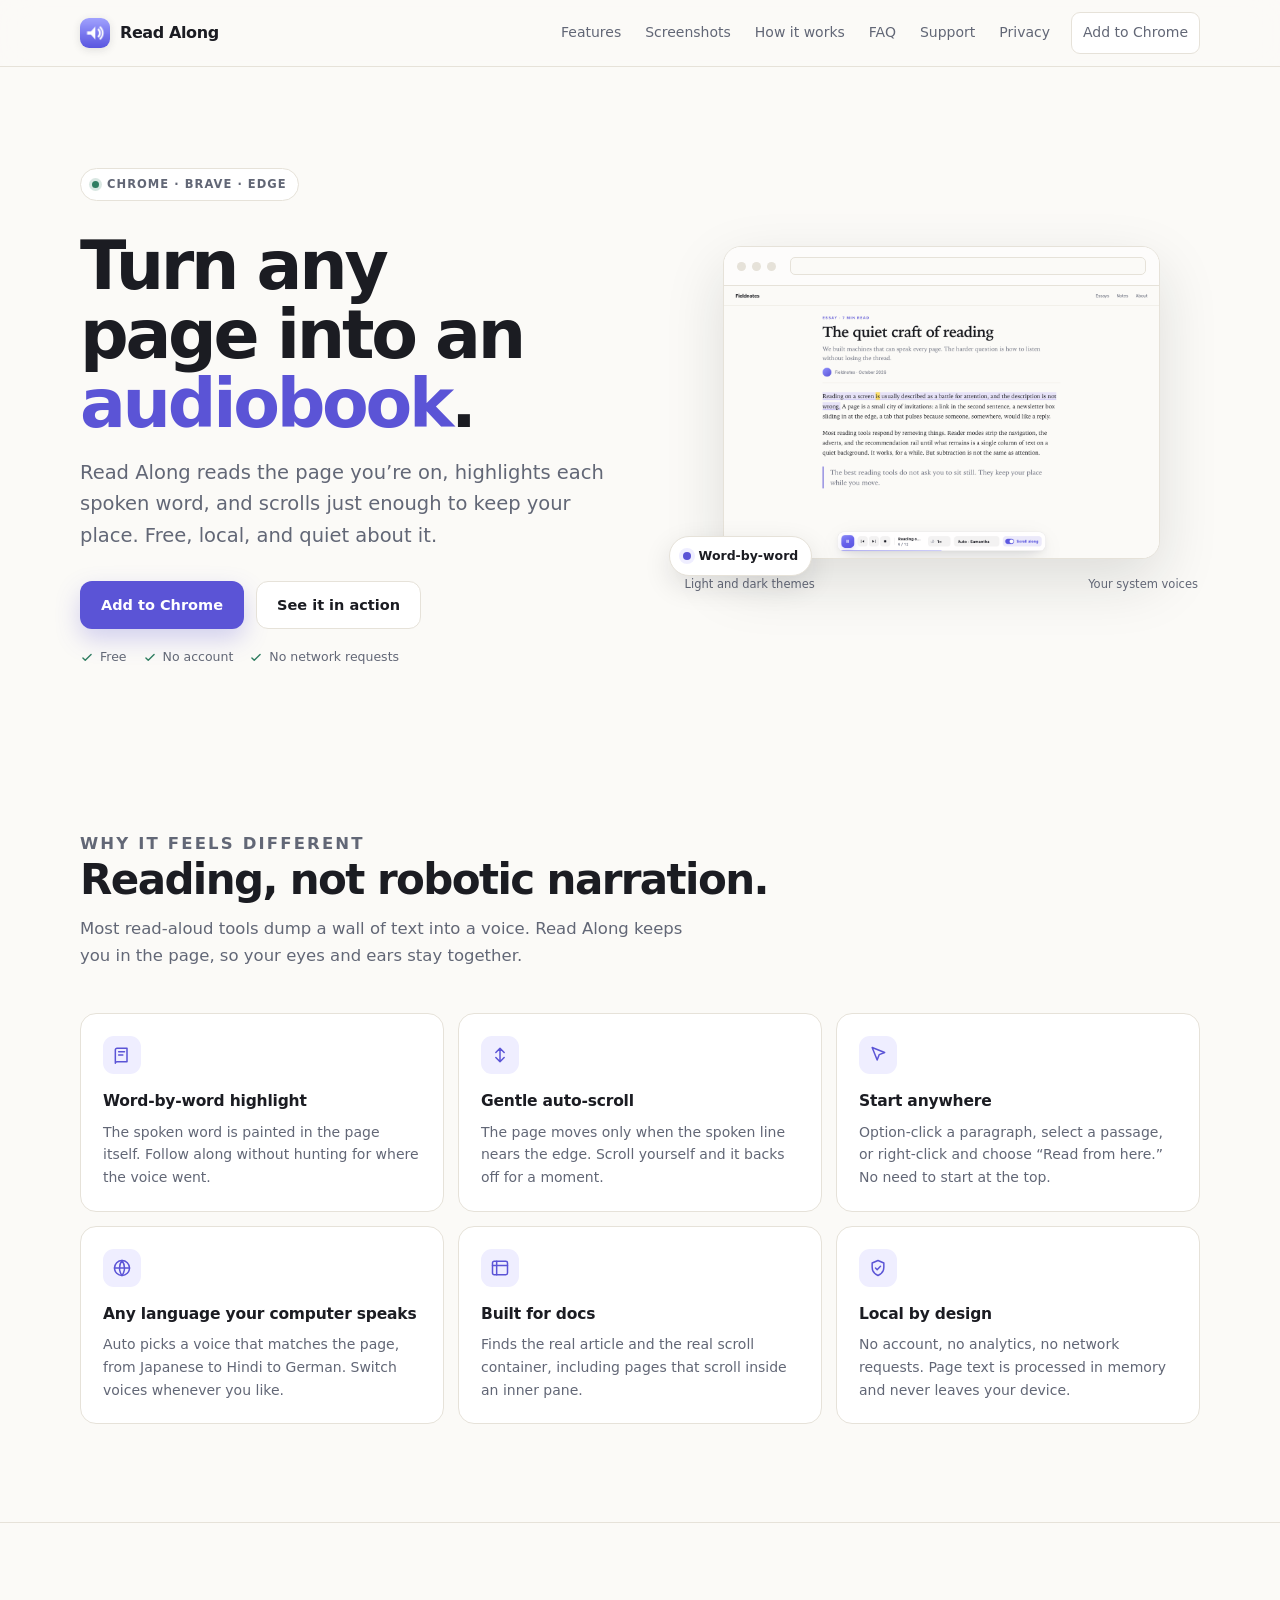
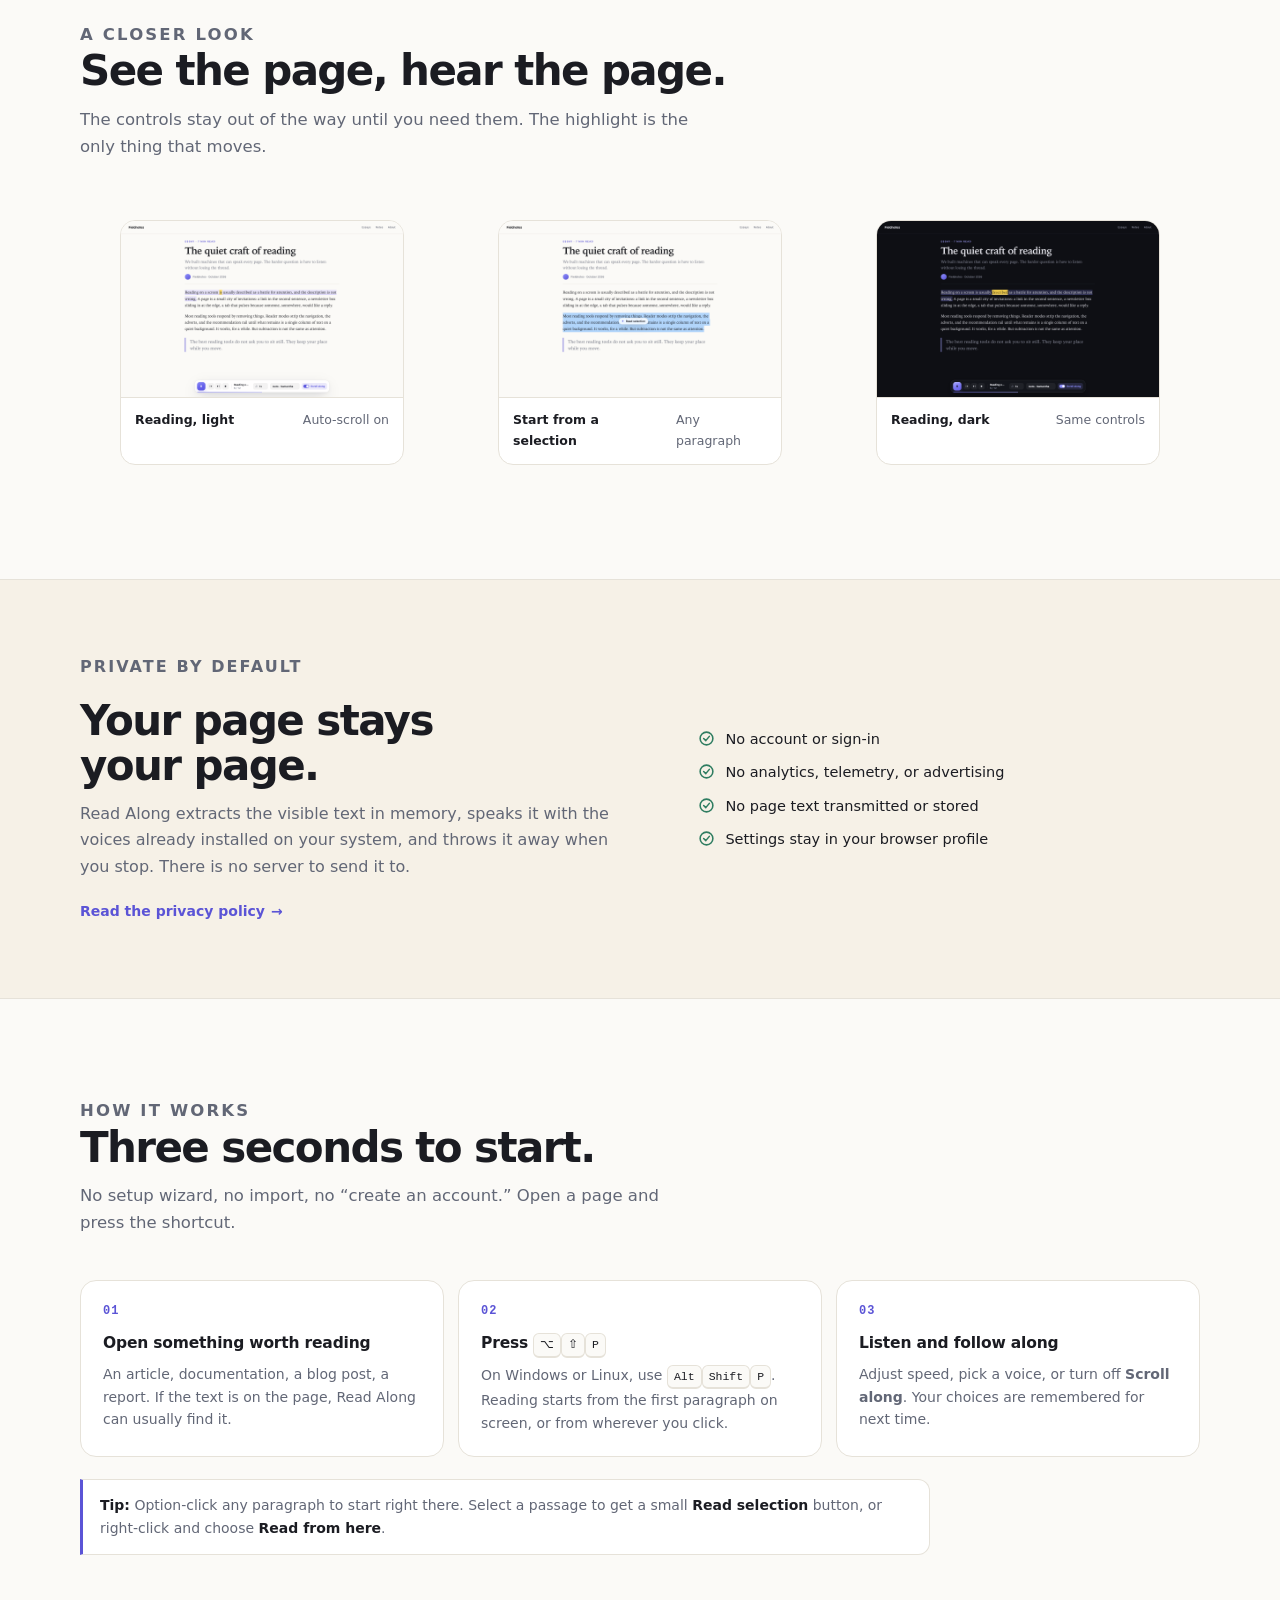
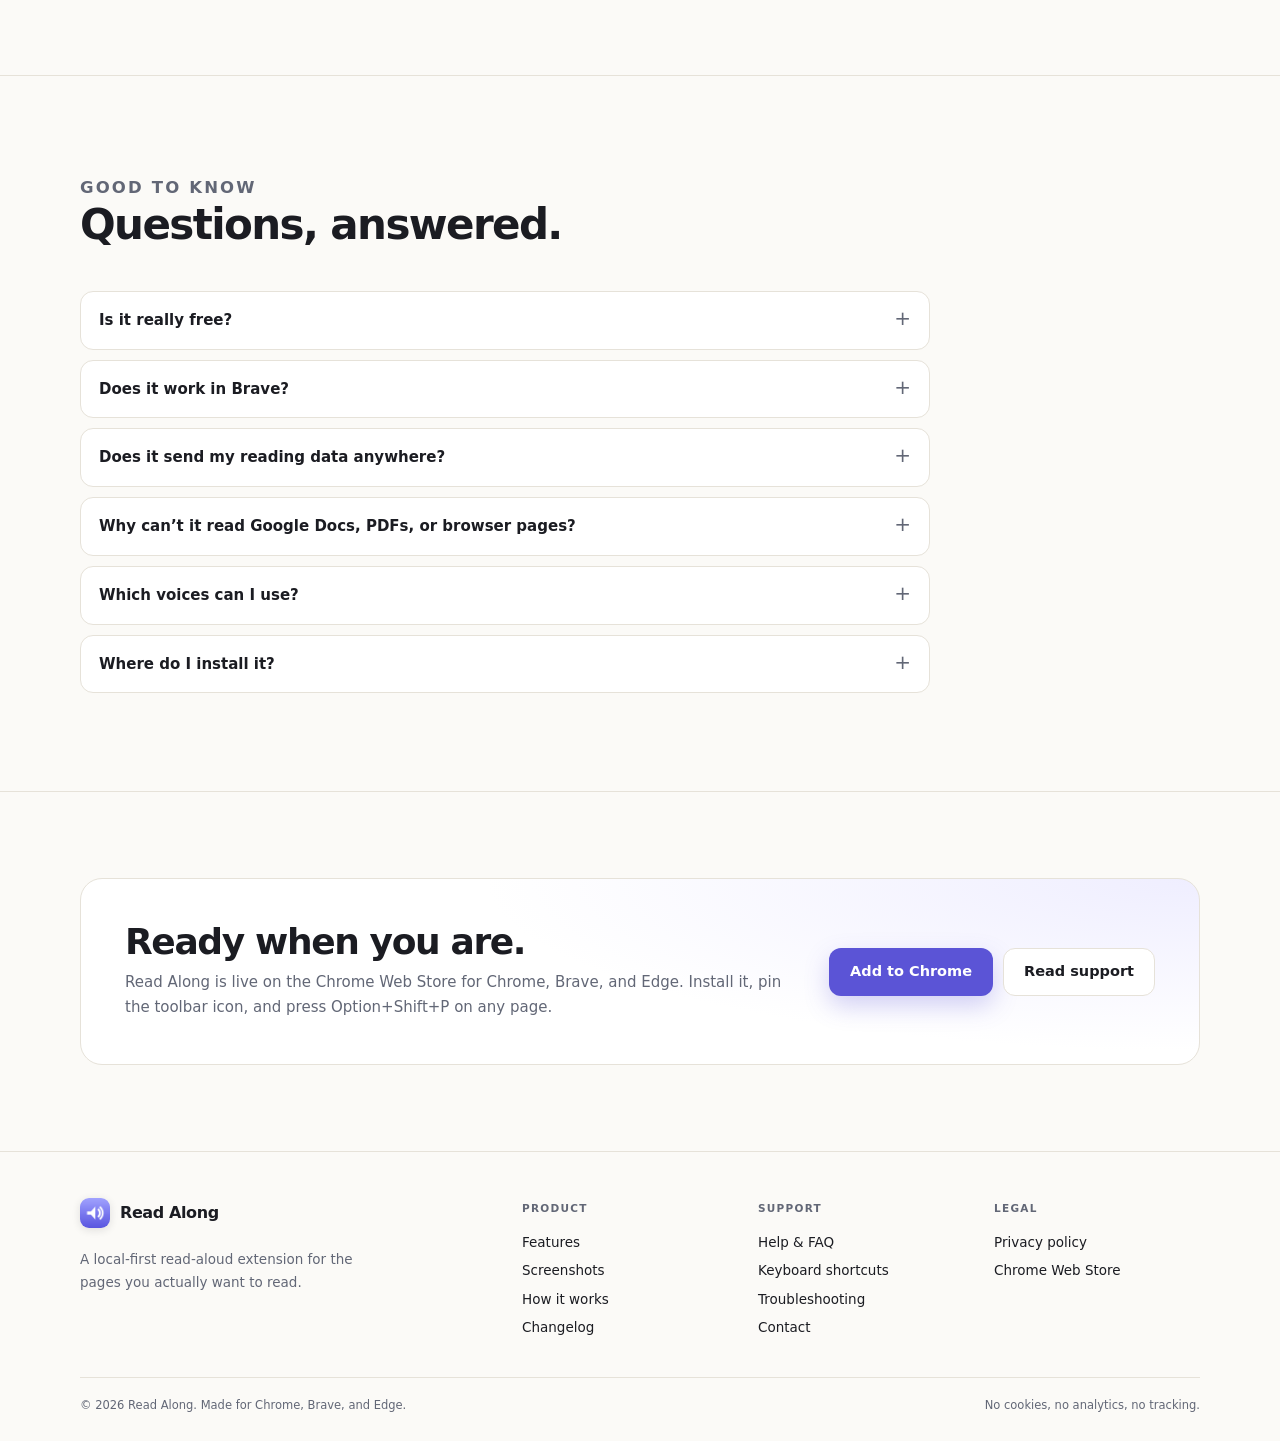
<file: index.html>
<!doctype html>
<html lang="en">
<head>
<meta charset="utf-8">
<meta name="viewport" content="width=device-width, initial-scale=1">
<title>Read Along — Turn any page into an audiobook</title>
<meta name="description" content="Read any web page aloud with word-by-word highlighting and gentle auto-scroll. A free, local-first Chrome extension for Chrome, Brave, and Edge.">
<link rel="canonical" href="https://nayanbhut.github.io/read-along-site/">
<meta property="og:type" content="website">
<meta property="og:title" content="Read Along — Turn any page into an audiobook">
<meta property="og:description" content="Read any web page aloud with word-by-word highlighting and gentle auto-scroll. Free, local, and quiet about it.">
<meta property="og:url" content="https://nayanbhut.github.io/read-along-site/">
<meta property="og:image" content="https://nayanbhut.github.io/read-along-site/assets/screenshots/01-reading-light-1280x800.png">
<meta name="twitter:card" content="summary_large_image">
<meta name="theme-color" content="#fbfaf7" media="(prefers-color-scheme: light)">
<meta name="theme-color" content="#0e0f14" media="(prefers-color-scheme: dark)">
<link rel="icon" type="image/png" href="assets/icon-128.png">
<link rel="stylesheet" href="assets/styles.css">
</head>
<body>
<a class="skip" href="#main">Skip to content</a>

<header class="site-header">
  <div class="container nav">
    <a class="brand" href="index.html" aria-label="Read Along home">
      <img src="assets/icon-128.png" width="30" height="30" alt="">
      Read Along
    </a>
    <button class="nav-toggle" type="button" aria-label="Open menu" aria-controls="site-nav" aria-expanded="false">
      <svg width="18" height="18" viewBox="0 0 24 24" fill="none" stroke="currentColor" stroke-width="2" stroke-linecap="round" aria-hidden="true">
        <path d="M4 7h16M4 12h16M4 17h16"/>
      </svg>
    </button>
    <nav class="nav-links" id="site-nav" aria-label="Primary">
      <a href="#features">Features</a>
      <a href="#screenshots">Screenshots</a>
      <a href="#how">How it works</a>
      <a href="#faq">FAQ</a>
      <a href="support.html">Support</a>
      <a href="privacy.html">Privacy</a>
      <a class="nav-cta" href="https://chromewebstore.google.com/detail/read-along/daidbadgjkeambnjhaafphcbjcpngf">Add to Chrome</a>
    </nav>
  </div>
</header>

<main id="main">

  <section class="hero">
    <div class="container hero-grid">
      <div>
        <p class="eyebrow"><span class="dot"></span> Chrome · Brave · Edge</p>
        <h1>Turn any page into an <em>audiobook</em>.</h1>
        <p class="lead">Read Along reads the page you’re on, highlights each spoken word, and scrolls just enough to keep your place. Free, local, and quiet about it.</p>
        <div class="hero-actions">
          <a class="button button-primary" href="https://chromewebstore.google.com/detail/read-along/daidbadgjkeambnjhaafphcbjcpngf">Add to Chrome</a>
          <a class="button button-secondary" href="#screenshots">See it in action</a>
        </div>
        <ul class="hero-note">
          <li>
            <svg width="14" height="14" viewBox="0 0 24 24" fill="none" stroke="currentColor" stroke-width="2.4" stroke-linecap="round" stroke-linejoin="round" aria-hidden="true"><path d="m5 12 4 4L19 6"/></svg>
            Free
          </li>
          <li>
            <svg width="14" height="14" viewBox="0 0 24 24" fill="none" stroke="currentColor" stroke-width="2.4" stroke-linecap="round" stroke-linejoin="round" aria-hidden="true"><path d="m5 12 4 4L19 6"/></svg>
            No account
          </li>
          <li>
            <svg width="14" height="14" viewBox="0 0 24 24" fill="none" stroke="currentColor" stroke-width="2.4" stroke-linecap="round" stroke-linejoin="round" aria-hidden="true"><path d="m5 12 4 4L19 6"/></svg>
            No network requests
          </li>
        </ul>
      </div>

      <div class="hero-visual">
        <figure class="shot-frame">
          <div class="shot-bar" aria-hidden="true">
            <span></span><span></span><span></span>
            <div class="shot-url"></div>
          </div>
          <img src="assets/screenshots/01-reading-light-1280x800.png" width="1280" height="800" alt="Read Along reading a light-themed article, with the spoken word highlighted and the floating playback bar visible." fetchpriority="high">
        </figure>
        <span class="hero-badge"><span class="pulse"></span> Word-by-word</span>
        <div class="hero-caption">
          <span>Light and dark themes</span>
          <span>Your system voices</span>
        </div>
      </div>
    </div>
  </section>

  <section class="section" id="features">
    <div class="container">
      <div class="section-head">
        <p class="kicker">Why it feels different</p>
        <h2>Reading, not robotic narration.</h2>
        <p>Most read-aloud tools dump a wall of text into a voice. Read Along keeps you in the page, so your eyes and ears stay together.</p>
      </div>

      <div class="feature-grid">
        <article class="feature">
          <div class="feature-icon">
            <svg width="20" height="20" viewBox="0 0 24 24" fill="none" stroke="currentColor" stroke-width="1.8" stroke-linecap="round" stroke-linejoin="round" aria-hidden="true"><path d="M4 19.5V6a2 2 0 0 1 2-2h12v16H6a2 2 0 0 0-2 2Z"/><path d="M8 8h7M8 12h5"/></svg>
          </div>
          <h3>Word-by-word highlight</h3>
          <p>The spoken word is painted in the page itself. Follow along without hunting for where the voice went.</p>
        </article>

        <article class="feature">
          <div class="feature-icon">
            <svg width="20" height="20" viewBox="0 0 24 24" fill="none" stroke="currentColor" stroke-width="1.8" stroke-linecap="round" stroke-linejoin="round" aria-hidden="true"><path d="M12 4v16M7 9l5-5 5 5M7 15l5 5 5-5"/></svg>
          </div>
          <h3>Gentle auto-scroll</h3>
          <p>The page moves only when the spoken line nears the edge. Scroll yourself and it backs off for a moment.</p>
        </article>

        <article class="feature">
          <div class="feature-icon">
            <svg width="20" height="20" viewBox="0 0 24 24" fill="none" stroke="currentColor" stroke-width="1.8" stroke-linecap="round" stroke-linejoin="round" aria-hidden="true"><path d="m5 3 6 15 2.5-6.5L20 9 5 3Z"/></svg>
          </div>
          <h3>Start anywhere</h3>
          <p>Option-click a paragraph, select a passage, or right-click and choose “Read from here.” No need to start at the top.</p>
        </article>

        <article class="feature">
          <div class="feature-icon">
            <svg width="20" height="20" viewBox="0 0 24 24" fill="none" stroke="currentColor" stroke-width="1.8" stroke-linecap="round" stroke-linejoin="round" aria-hidden="true"><circle cx="12" cy="12" r="9"/><path d="M3 12h18M12 3a15 15 0 0 1 0 18M12 3a15 15 0 0 0 0 18"/></svg>
          </div>
          <h3>Any language your computer speaks</h3>
          <p>Auto picks a voice that matches the page, from Japanese to Hindi to German. Switch voices whenever you like.</p>
        </article>

        <article class="feature">
          <div class="feature-icon">
            <svg width="20" height="20" viewBox="0 0 24 24" fill="none" stroke="currentColor" stroke-width="1.8" stroke-linecap="round" stroke-linejoin="round" aria-hidden="true"><rect x="3" y="4" width="18" height="16" rx="2"/><path d="M3 9h18M8 4v16"/></svg>
          </div>
          <h3>Built for docs</h3>
          <p>Finds the real article and the real scroll container, including pages that scroll inside an inner pane.</p>
        </article>

        <article class="feature">
          <div class="feature-icon">
            <svg width="20" height="20" viewBox="0 0 24 24" fill="none" stroke="currentColor" stroke-width="1.8" stroke-linecap="round" stroke-linejoin="round" aria-hidden="true"><path d="M12 3 5 6v5c0 4.5 2.8 8.2 7 10 4.2-1.8 7-5.5 7-10V6l-7-3Z"/><path d="m9 12 2 2 4-4"/></svg>
          </div>
          <h3>Local by design</h3>
          <p>No account, no analytics, no network requests. Page text is processed in memory and never leaves your device.</p>
        </article>
      </div>
    </div>
  </section>

  <section class="section" id="screenshots">
    <div class="container">
      <div class="section-head">
        <p class="kicker">A closer look</p>
        <h2>See the page, hear the page.</h2>
        <p>The controls stay out of the way until you need them. The highlight is the only thing that moves.</p>
      </div>

      <div class="shot-grid">
        <figure class="shot-card">
          <img src="assets/screenshots/01-reading-light-1280x800.png" width="1280" height="800" loading="lazy" alt="Light reading view with the current word highlighted in purple and a compact playback bar at the bottom.">
          <figcaption class="shot-caption"><strong>Reading, light</strong><span>Auto-scroll on</span></figcaption>
        </figure>
        <figure class="shot-card">
          <img src="assets/screenshots/02-selection-1280x800.png" width="1280" height="800" loading="lazy" alt="A selected passage with a Read selection button floating above it.">
          <figcaption class="shot-caption"><strong>Start from a selection</strong><span>Any paragraph</span></figcaption>
        </figure>
        <figure class="shot-card">
          <img src="assets/screenshots/03-reading-dark-1280x800.png" width="1280" height="800" loading="lazy" alt="Dark reading view with the spoken word highlighted and the playback controls visible.">
          <figcaption class="shot-caption"><strong>Reading, dark</strong><span>Same controls</span></figcaption>
        </figure>
      </div>
    </div>
  </section>

  <section class="band">
    <div class="container band-inner">
      <div>
        <p class="kicker">Private by default</p>
        <h2>Your page stays your page.</h2>
        <p>Read Along extracts the visible text in memory, speaks it with the voices already installed on your system, and throws it away when you stop. There is no server to send it to.</p>
        <a class="text-link" href="privacy.html">Read the privacy policy <span aria-hidden="true">→</span></a>
      </div>
      <ul class="checklist">
        <li>
          <svg width="17" height="17" viewBox="0 0 24 24" fill="none" stroke="currentColor" stroke-width="2.2" stroke-linecap="round" stroke-linejoin="round" aria-hidden="true"><circle cx="12" cy="12" r="9"/><path d="m8 12 3 3 5-6"/></svg>
          No account or sign-in
        </li>
        <li>
          <svg width="17" height="17" viewBox="0 0 24 24" fill="none" stroke="currentColor" stroke-width="2.2" stroke-linecap="round" stroke-linejoin="round" aria-hidden="true"><circle cx="12" cy="12" r="9"/><path d="m8 12 3 3 5-6"/></svg>
          No analytics, telemetry, or advertising
        </li>
        <li>
          <svg width="17" height="17" viewBox="0 0 24 24" fill="none" stroke="currentColor" stroke-width="2.2" stroke-linecap="round" stroke-linejoin="round" aria-hidden="true"><circle cx="12" cy="12" r="9"/><path d="m8 12 3 3 5-6"/></svg>
          No page text transmitted or stored
        </li>
        <li>
          <svg width="17" height="17" viewBox="0 0 24 24" fill="none" stroke="currentColor" stroke-width="2.2" stroke-linecap="round" stroke-linejoin="round" aria-hidden="true"><circle cx="12" cy="12" r="9"/><path d="m8 12 3 3 5-6"/></svg>
          Settings stay in your browser profile
        </li>
      </ul>
    </div>
  </section>

  <section class="section" id="how">
    <div class="container">
      <div class="section-head">
        <p class="kicker">How it works</p>
        <h2>Three seconds to start.</h2>
        <p>No setup wizard, no import, no “create an account.” Open a page and press the shortcut.</p>
      </div>

      <div class="steps">
        <article class="step">
          <h3>Open something worth reading</h3>
          <p>An article, documentation, a blog post, a report. If the text is on the page, Read Along can usually find it.</p>
        </article>
        <article class="step">
          <h3>Press <kbd>⌥</kbd><kbd>⇧</kbd><kbd>P</kbd></h3>
          <p>On Windows or Linux, use <kbd>Alt</kbd><kbd>Shift</kbd><kbd>P</kbd>. Reading starts from the first paragraph on screen, or from wherever you click.</p>
        </article>
        <article class="step">
          <h3>Listen and follow along</h3>
          <p>Adjust speed, pick a voice, or turn off <strong>Scroll along</strong>. Your choices are remembered for next time.</p>
        </article>
      </div>

      <p class="note" style="max-width:850px;margin-top:22px"><strong>Tip:</strong> Option-click any paragraph to start right there. Select a passage to get a small <strong>Read selection</strong> button, or right-click and choose <strong>Read from here</strong>.</p>
    </div>
  </section>

  <section class="section" id="faq">
    <div class="container">
      <div class="section-head">
        <p class="kicker">Good to know</p>
        <h2>Questions, answered.</h2>
      </div>

      <div class="faq">
        <details>
          <summary>Is it really free?</summary>
          <p>Yes. Read Along is free, with no account, subscription, or in-app purchase. It uses the speech voices already installed on your computer.</p>
        </details>
        <details>
          <summary>Does it work in Brave?</summary>
          <p>Yes. It was built and tested in Brave, and it also runs in Chrome, Edge, and other Chromium browsers. Install it from the Chrome Web Store.</p>
        </details>
        <details>
          <summary>Does it send my reading data anywhere?</summary>
          <p>No. The extension makes no network requests. Page text is processed in memory for speech and highlighting, then discarded when you stop or leave the page. See the <a href="privacy.html">privacy policy</a> for the details.</p>
        </details>
        <details>
          <summary>Why can’t it read Google Docs, PDFs, or browser pages?</summary>
          <p>Those views draw text into a canvas or a browser-internal viewer, so there are no page text nodes to read. Regular articles, documentation sites, and blogs work. Text inside cross-origin iframes is also out of reach.</p>
        </details>
        <details>
          <summary>Which voices can I use?</summary>
          <p>Any voice installed in your operating system. The <strong>Auto</strong> setting picks a voice that matches the page’s language. You can pick a specific voice from the bar at any time.</p>
        </details>
        <details>
          <summary>Where do I install it?</summary>
          <p>Read Along is live on the <a href="https://chromewebstore.google.com/detail/read-along/daidbadgjkeambnjhaafphcbjcpngf">Chrome Web Store</a>. Click <strong>Add to Chrome</strong>, then pin the icon from the extensions menu. Brave uses the same store and the same button.</p>
        </details>
      </div>
    </div>
  </section>

  <section class="cta" id="install">
    <div class="container">
      <div class="cta-inner">
        <div>
          <h2>Ready when you are.</h2>
          <p>Read Along is live on the Chrome Web Store for Chrome, Brave, and Edge. Install it, pin the toolbar icon, and press Option+Shift+P on any page.</p>
        </div>
        <div class="cta-actions">
          <a class="button button-primary" href="https://chromewebstore.google.com/detail/read-along/daidbadgjkeambnjhaafphcbjcpngf">Add to Chrome</a>
          <a class="button button-secondary" href="support.html">Read support</a>
        </div>
      </div>
    </div>
  </section>

</main>

<footer class="site-footer">
  <div class="container">
    <div class="footer-grid">
      <div class="footer-brand">
        <a class="brand" href="index.html">
          <img src="assets/icon-128.png" width="30" height="30" alt="">
          Read Along
        </a>
        <p>A local-first read-aloud extension for the pages you actually want to read.</p>
      </div>
      <div class="footer-col">
        <h3>Product</h3>
        <a href="#features">Features</a>
        <a href="#screenshots">Screenshots</a>
        <a href="#how">How it works</a>
        <a href="changelog.html">Changelog</a>
      </div>
      <div class="footer-col">
        <h3>Support</h3>
        <a href="support.html">Help &amp; FAQ</a>
        <a href="support.html#shortcuts">Keyboard shortcuts</a>
        <a href="support.html#troubleshooting">Troubleshooting</a>
        <a href="mailto:nayanbhut989@gmail.com">Contact</a>
      </div>
      <div class="footer-col">
        <h3>Legal</h3>
        <a href="privacy.html">Privacy policy</a>
        <a href="https://chromewebstore.google.com/detail/read-along/daidbadgjkeambnjhaafphcbjcpngf">Chrome Web Store</a>
      </div>
    </div>
    <div class="footer-bottom">
      <span>© <span data-year>2026</span> Read Along. Made for Chrome, Brave, and Edge.</span>
      <span>No cookies, no analytics, no tracking.</span>
    </div>
  </div>
</footer>

<script src="assets/site.js" defer></script>
</body>
</html>
</file>
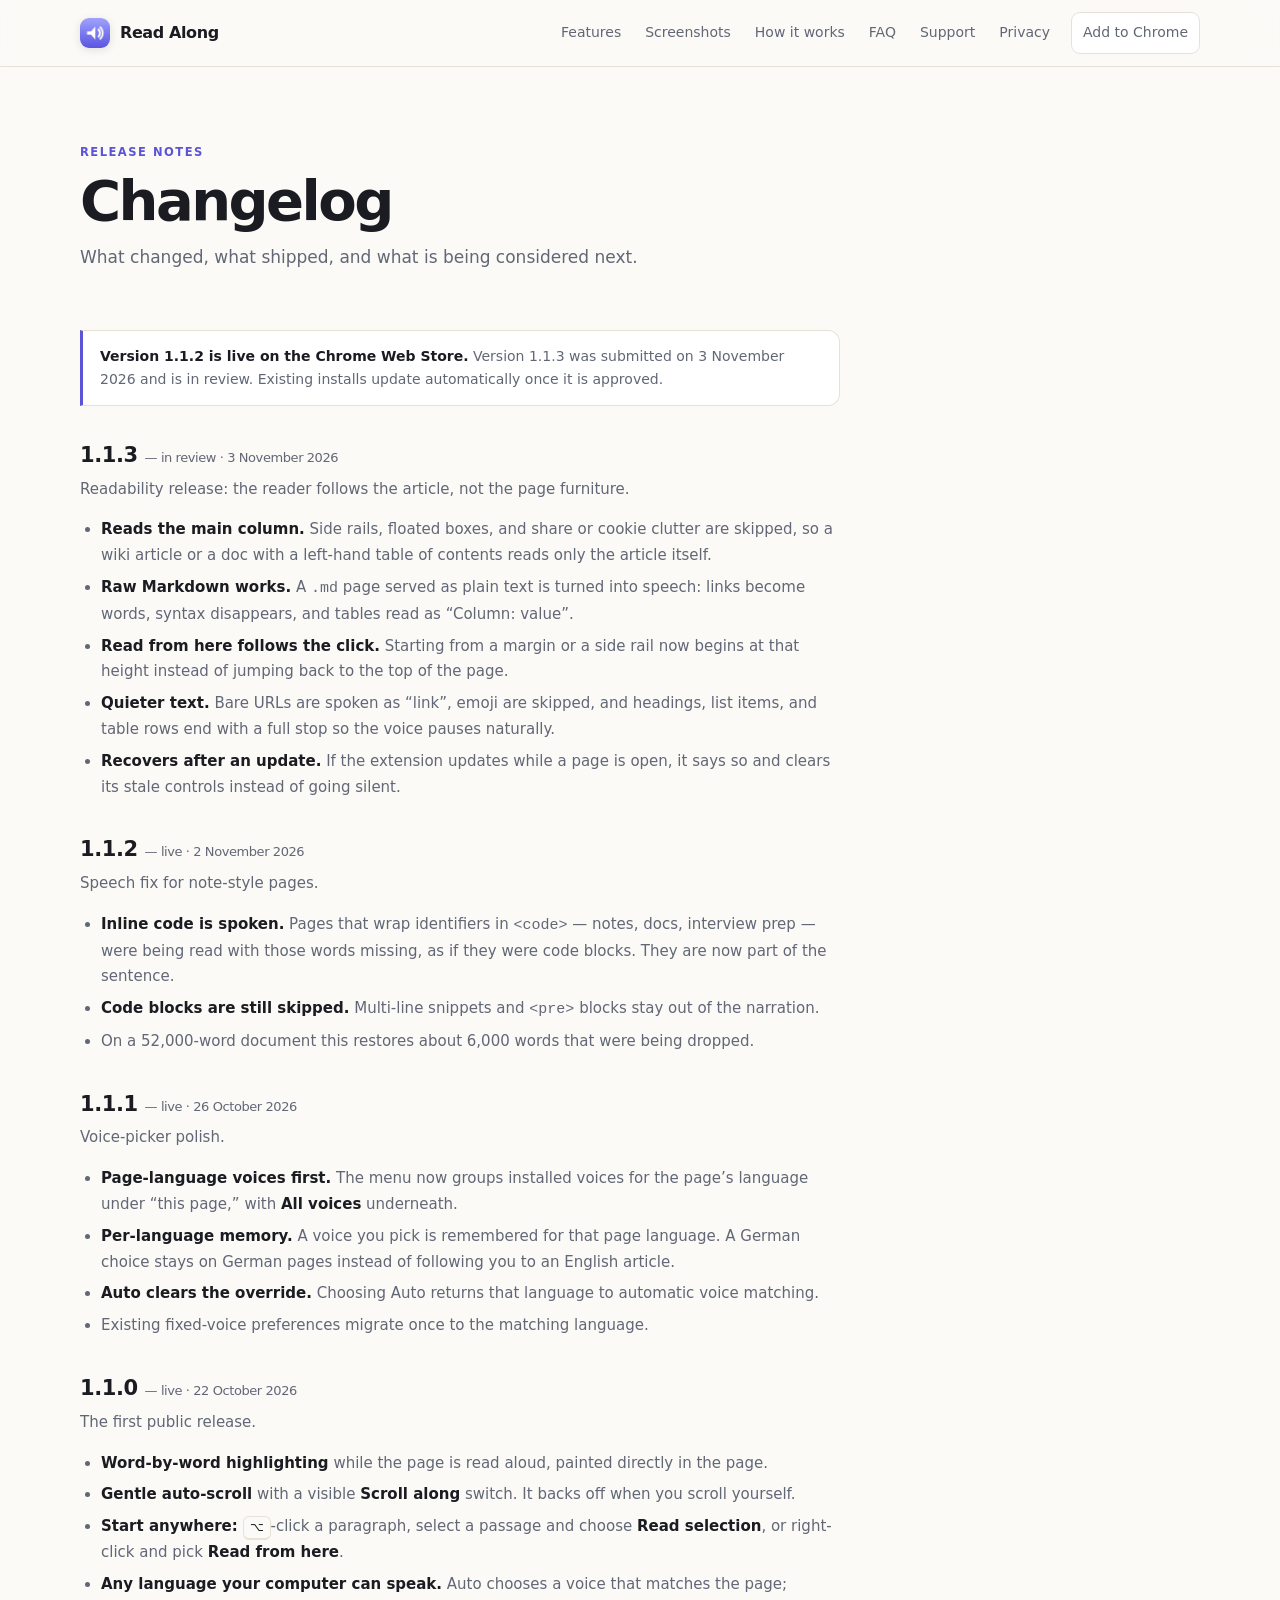
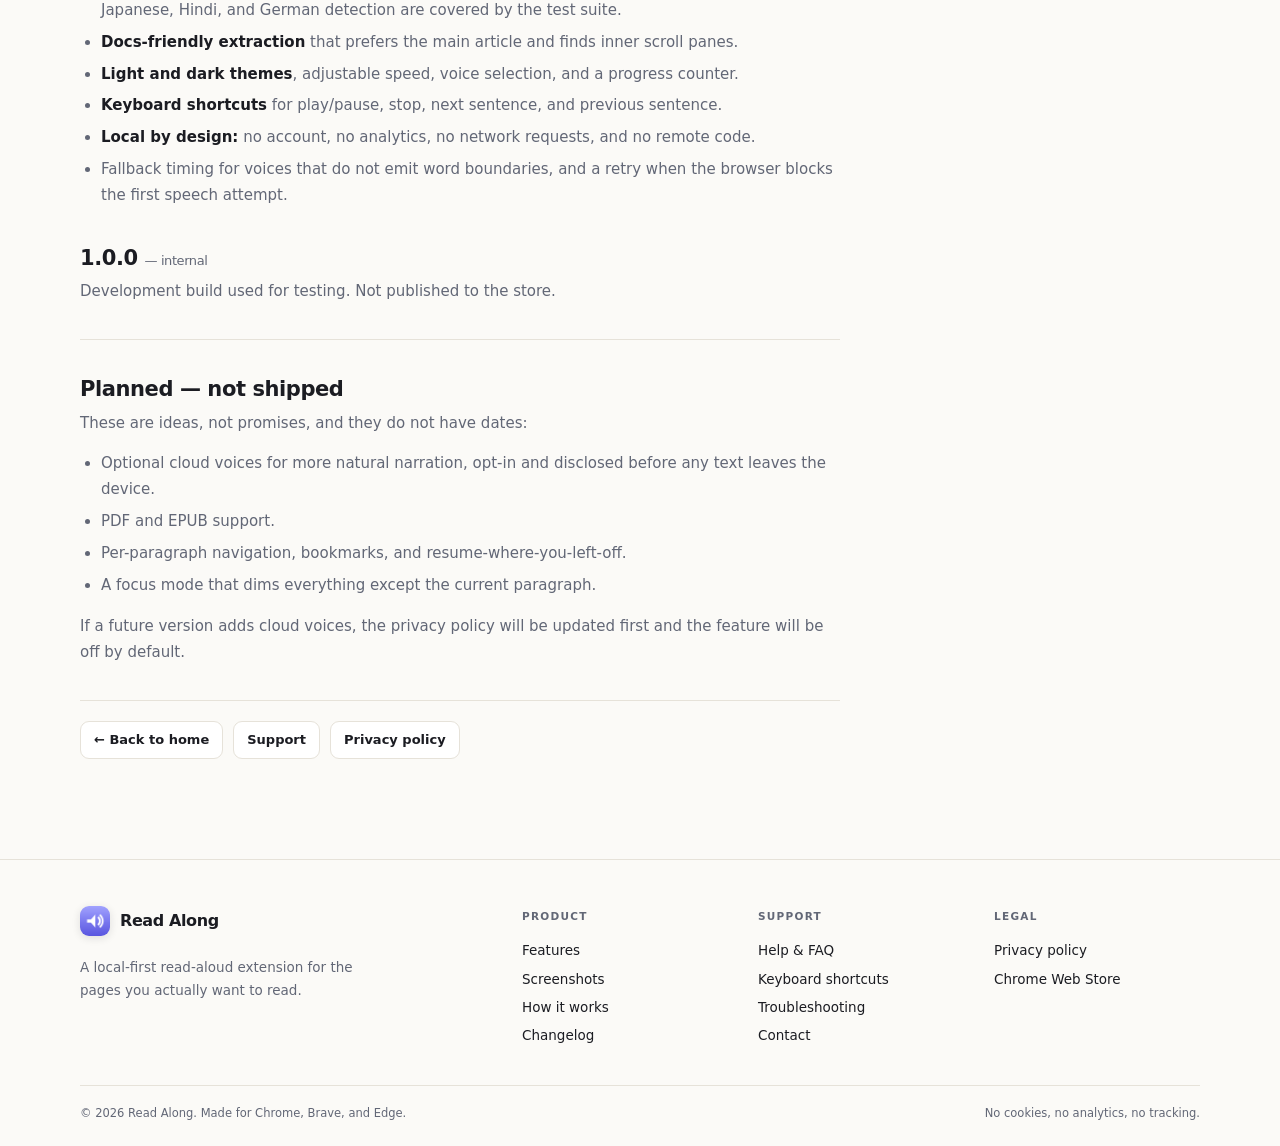
<file: changelog.html>
<!doctype html>
<html lang="en">
<head>
<meta charset="utf-8">
<meta name="viewport" content="width=device-width, initial-scale=1">
<title>Changelog — Read Along</title>
<meta name="description" content="What changed in Read Along, and what is planned next.">
<link rel="canonical" href="https://nayanbhut.github.io/read-along-site/changelog.html">
<meta property="og:type" content="website">
<meta property="og:title" content="Changelog — Read Along">
<meta property="og:description" content="What changed in Read Along, and what is planned next.">
<meta property="og:url" content="https://nayanbhut.github.io/read-along-site/changelog.html">
<meta name="theme-color" content="#fbfaf7" media="(prefers-color-scheme: light)">
<meta name="theme-color" content="#0e0f14" media="(prefers-color-scheme: dark)">
<link rel="icon" type="image/png" href="assets/icon-128.png">
<link rel="stylesheet" href="assets/styles.css">
</head>
<body>
<a class="skip" href="#main">Skip to content</a>

<header class="site-header">
  <div class="container nav">
    <a class="brand" href="index.html" aria-label="Read Along home">
      <img src="assets/icon-128.png" width="30" height="30" alt="">
      Read Along
    </a>
    <button class="nav-toggle" type="button" aria-label="Open menu" aria-controls="site-nav" aria-expanded="false">
      <svg width="18" height="18" viewBox="0 0 24 24" fill="none" stroke="currentColor" stroke-width="2" stroke-linecap="round" aria-hidden="true"><path d="M4 7h16M4 12h16M4 17h16"/></svg>
    </button>
    <nav class="nav-links" id="site-nav" aria-label="Primary">
      <a href="index.html#features">Features</a>
      <a href="index.html#screenshots">Screenshots</a>
      <a href="index.html#how">How it works</a>
      <a href="index.html#faq">FAQ</a>
      <a href="support.html">Support</a>
      <a href="privacy.html">Privacy</a>
      <a class="nav-cta" href="https://chromewebstore.google.com/detail/read-along/daidbadgjkeambnjhaafphcbjcpngf">Add to Chrome</a>
    </nav>
  </div>
</header>

<main id="main">
  <div class="container page-hero">
    <p class="kicker">Release notes</p>
    <h1>Changelog</h1>
    <p class="lead">What changed, what shipped, and what is being considered next.</p>
  </div>

  <div class="container">
    <article class="prose">
      <div class="note"><strong>Version 1.1.2 is live on the Chrome Web Store.</strong> Version 1.1.3 was submitted on 3 November 2026 and is in review. Existing installs update automatically once it is approved.</div>

      <h2>1.1.3 <span style="color:var(--muted);font-size:13px;font-weight:500">— in review · 3 November 2026</span></h2>
      <p>Readability release: the reader follows the article, not the page furniture.</p>
      <ul>
        <li><strong>Reads the main column.</strong> Side rails, floated boxes, and share or cookie clutter are skipped, so a wiki article or a doc with a left-hand table of contents reads only the article itself.</li>
        <li><strong>Raw Markdown works.</strong> A <code>.md</code> page served as plain text is turned into speech: links become words, syntax disappears, and tables read as “Column: value”.</li>
        <li><strong>Read from here follows the click.</strong> Starting from a margin or a side rail now begins at that height instead of jumping back to the top of the page.</li>
        <li><strong>Quieter text.</strong> Bare URLs are spoken as “link”, emoji are skipped, and headings, list items, and table rows end with a full stop so the voice pauses naturally.</li>
        <li><strong>Recovers after an update.</strong> If the extension updates while a page is open, it says so and clears its stale controls instead of going silent.</li>
      </ul>

      <h2>1.1.2 <span style="color:var(--muted);font-size:13px;font-weight:500">— live · 2 November 2026</span></h2>
      <p>Speech fix for note-style pages.</p>
      <ul>
        <li><strong>Inline code is spoken.</strong> Pages that wrap identifiers in <code>&lt;code&gt;</code> — notes, docs, interview prep — were being read with those words missing, as if they were code blocks. They are now part of the sentence.</li>
        <li><strong>Code blocks are still skipped.</strong> Multi-line snippets and <code>&lt;pre&gt;</code> blocks stay out of the narration.</li>
        <li>On a 52,000-word document this restores about 6,000 words that were being dropped.</li>
      </ul>

      <h2>1.1.1 <span style="color:var(--muted);font-size:13px;font-weight:500">— live · 26 October 2026</span></h2>
      <p>Voice-picker polish.</p>
      <ul>
        <li><strong>Page-language voices first.</strong> The menu now groups installed voices for the page’s language under “this page,” with <strong>All voices</strong> underneath.</li>
        <li><strong>Per-language memory.</strong> A voice you pick is remembered for that page language. A German choice stays on German pages instead of following you to an English article.</li>
        <li><strong>Auto clears the override.</strong> Choosing Auto returns that language to automatic voice matching.</li>
        <li>Existing fixed-voice preferences migrate once to the matching language.</li>
      </ul>

      <h2>1.1.0 <span style="color:var(--muted);font-size:13px;font-weight:500">— live · 22 October 2026</span></h2>
      <p>The first public release.</p>
      <ul>
        <li><strong>Word-by-word highlighting</strong> while the page is read aloud, painted directly in the page.</li>
        <li><strong>Gentle auto-scroll</strong> with a visible <strong>Scroll along</strong> switch. It backs off when you scroll yourself.</li>
        <li><strong>Start anywhere:</strong> <kbd>⌥</kbd>-click a paragraph, select a passage and choose <strong>Read selection</strong>, or right-click and pick <strong>Read from here</strong>.</li>
        <li><strong>Any language your computer can speak.</strong> Auto chooses a voice that matches the page; Japanese, Hindi, and German detection are covered by the test suite.</li>
        <li><strong>Docs-friendly extraction</strong> that prefers the main article and finds inner scroll panes.</li>
        <li><strong>Light and dark themes</strong>, adjustable speed, voice selection, and a progress counter.</li>
        <li><strong>Keyboard shortcuts</strong> for play/pause, stop, next sentence, and previous sentence.</li>
        <li><strong>Local by design:</strong> no account, no analytics, no network requests, and no remote code.</li>
        <li>Fallback timing for voices that do not emit word boundaries, and a retry when the browser blocks the first speech attempt.</li>
      </ul>

      <h2>1.0.0 <span style="color:var(--muted);font-size:13px;font-weight:500">— internal</span></h2>
      <p>Development build used for testing. Not published to the store.</p>

      <hr>

      <h2>Planned — not shipped</h2>
      <p>These are ideas, not promises, and they do not have dates:</p>
      <ul>
        <li>Optional cloud voices for more natural narration, opt-in and disclosed before any text leaves the device.</li>
        <li>PDF and EPUB support.</li>
        <li>Per-paragraph navigation, bookmarks, and resume-where-you-left-off.</li>
        <li>A focus mode that dims everything except the current paragraph.</li>
      </ul>
      <p>If a future version adds cloud voices, the privacy policy will be updated first and the feature will be off by default.</p>

      <div class="page-nav">
        <a href="index.html">← Back to home</a>
        <a href="support.html">Support</a>
        <a href="privacy.html">Privacy policy</a>
      </div>
    </article>
  </div>
</main>

<footer class="site-footer">
  <div class="container">
    <div class="footer-grid">
      <div class="footer-brand">
        <a class="brand" href="index.html">
          <img src="assets/icon-128.png" width="30" height="30" alt="">
          Read Along
        </a>
        <p>A local-first read-aloud extension for the pages you actually want to read.</p>
      </div>
      <div class="footer-col">
        <h3>Product</h3>
        <a href="index.html#features">Features</a>
        <a href="index.html#screenshots">Screenshots</a>
        <a href="index.html#how">How it works</a>
        <a href="changelog.html">Changelog</a>
      </div>
      <div class="footer-col">
        <h3>Support</h3>
        <a href="support.html">Help &amp; FAQ</a>
        <a href="support.html#shortcuts">Keyboard shortcuts</a>
        <a href="support.html#troubleshooting">Troubleshooting</a>
        <a href="mailto:nayanbhut989@gmail.com">Contact</a>
      </div>
      <div class="footer-col">
        <h3>Legal</h3>
        <a href="privacy.html">Privacy policy</a>
        <a href="https://chromewebstore.google.com/detail/read-along/daidbadgjkeambnjhaafphcbjcpngf">Chrome Web Store</a>
      </div>
    </div>
    <div class="footer-bottom">
      <span>© <span data-year>2026</span> Read Along. Made for Chrome, Brave, and Edge.</span>
      <span>No cookies, no analytics, no tracking.</span>
    </div>
  </div>
</footer>

<script src="assets/site.js" defer></script>
</body>
</html>
</file>
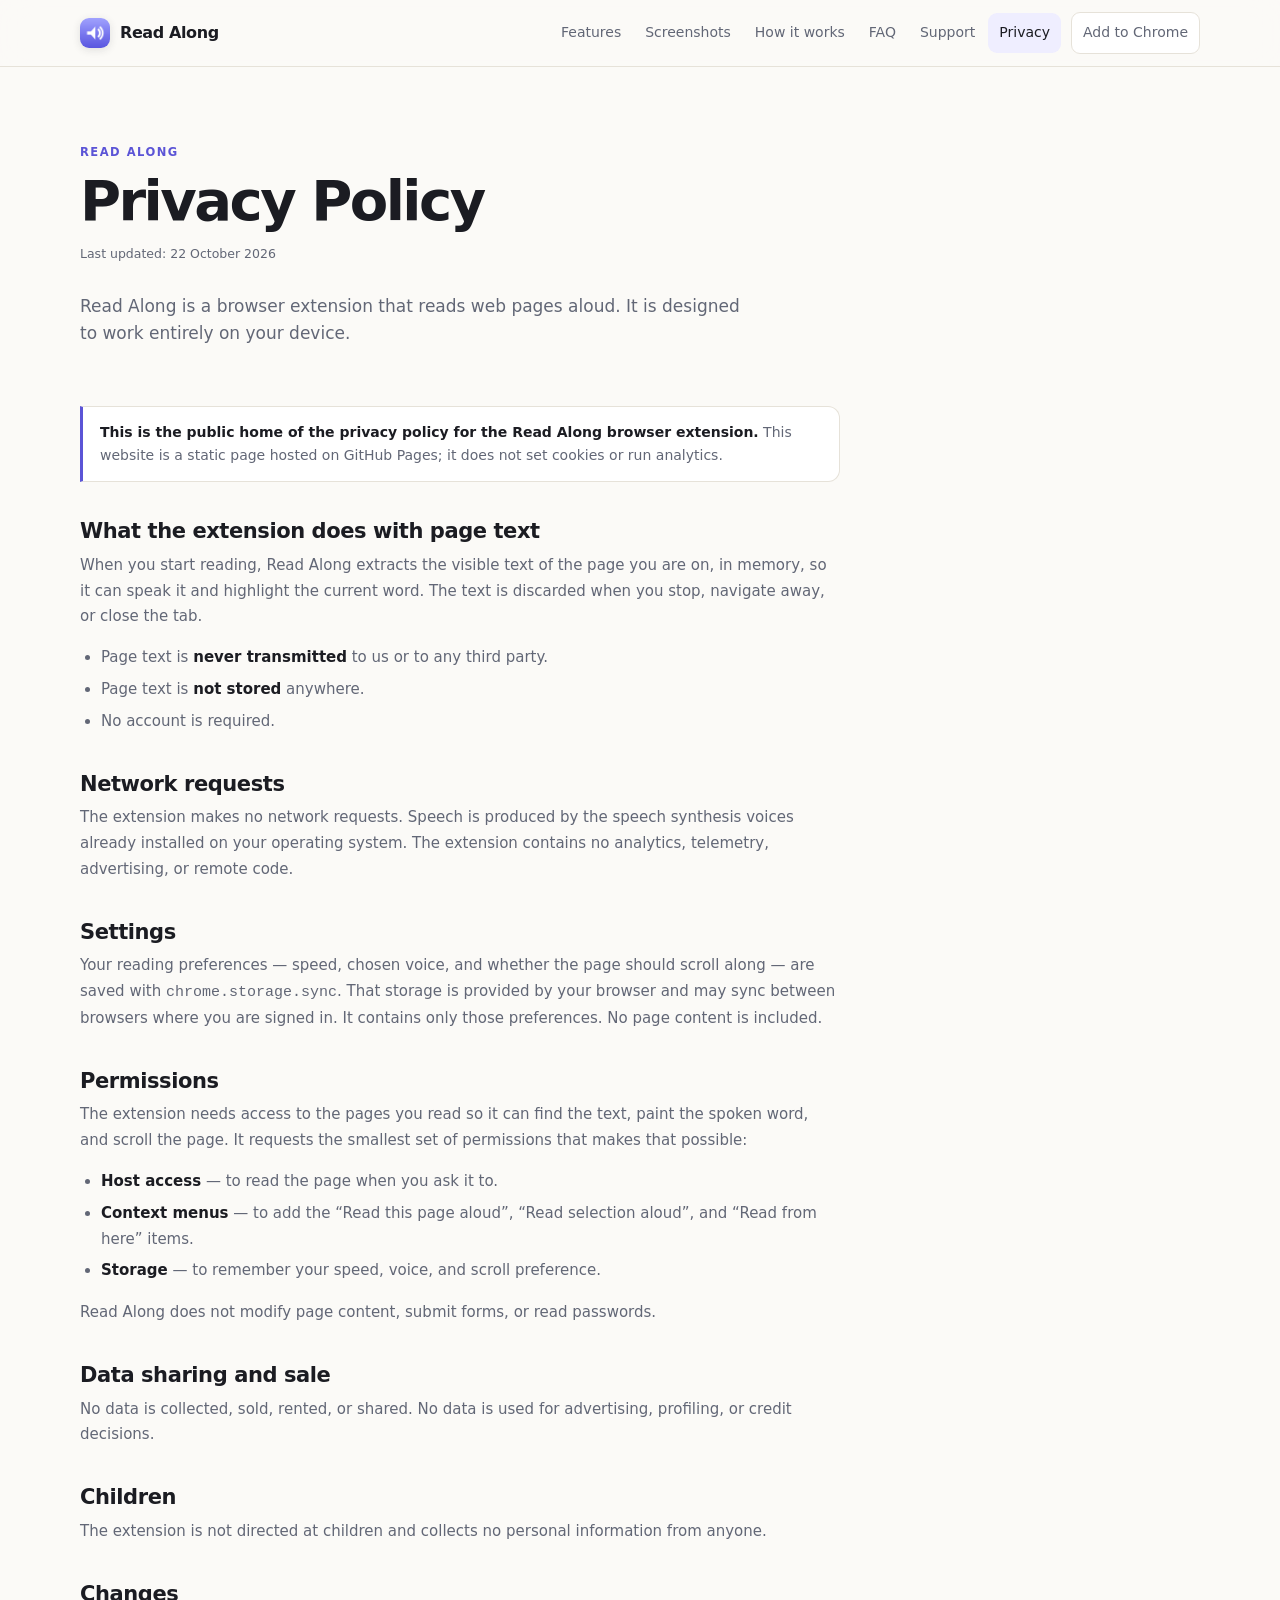
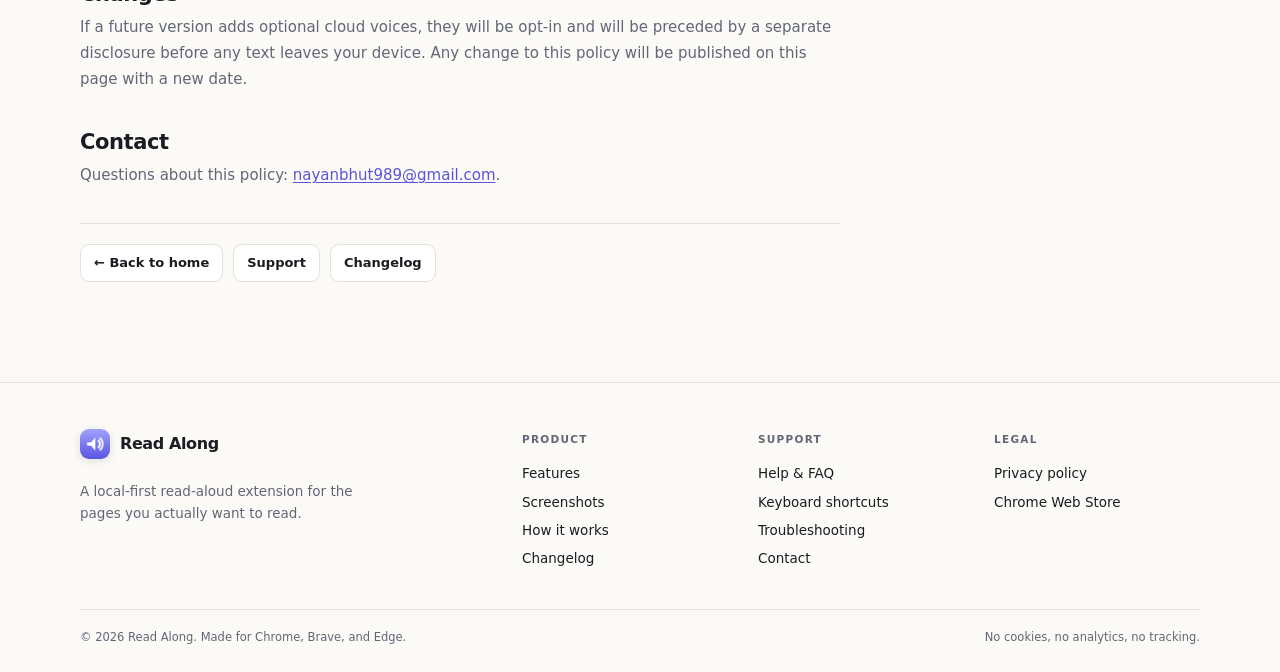
<file: privacy.html>
<!doctype html>
<html lang="en">
<head>
<meta charset="utf-8">
<meta name="viewport" content="width=device-width, initial-scale=1">
<title>Privacy Policy — Read Along</title>
<meta name="description" content="Read Along's privacy policy: local speech, no page text transmitted, no analytics, no account.">
<link rel="canonical" href="https://nayanbhut.github.io/read-along-site/privacy.html">
<meta property="og:type" content="website">
<meta property="og:title" content="Privacy Policy — Read Along">
<meta property="og:description" content="Local speech, no page text transmitted, no analytics, no account.">
<meta property="og:url" content="https://nayanbhut.github.io/read-along-site/privacy.html">
<meta name="theme-color" content="#fbfaf7" media="(prefers-color-scheme: light)">
<meta name="theme-color" content="#0e0f14" media="(prefers-color-scheme: dark)">
<link rel="icon" type="image/png" href="assets/icon-128.png">
<link rel="stylesheet" href="assets/styles.css">
</head>
<body>
<a class="skip" href="#main">Skip to content</a>

<header class="site-header">
  <div class="container nav">
    <a class="brand" href="index.html" aria-label="Read Along home">
      <img src="assets/icon-128.png" width="30" height="30" alt="">
      Read Along
    </a>
    <button class="nav-toggle" type="button" aria-label="Open menu" aria-controls="site-nav" aria-expanded="false">
      <svg width="18" height="18" viewBox="0 0 24 24" fill="none" stroke="currentColor" stroke-width="2" stroke-linecap="round" aria-hidden="true"><path d="M4 7h16M4 12h16M4 17h16"/></svg>
    </button>
    <nav class="nav-links" id="site-nav" aria-label="Primary">
      <a href="index.html#features">Features</a>
      <a href="index.html#screenshots">Screenshots</a>
      <a href="index.html#how">How it works</a>
      <a href="index.html#faq">FAQ</a>
      <a href="support.html">Support</a>
      <a href="privacy.html" aria-current="page">Privacy</a>
      <a class="nav-cta" href="https://chromewebstore.google.com/detail/read-along/daidbadgjkeambnjhaafphcbjcpngf">Add to Chrome</a>
    </nav>
  </div>
</header>

<main id="main">
  <div class="container page-hero">
    <p class="kicker">Read Along</p>
    <h1>Privacy Policy</h1>
    <p class="updated">Last updated: 22 October 2026</p>
    <p class="lead">Read Along is a browser extension that reads web pages aloud. It is designed to work entirely on your device.</p>
  </div>

  <div class="container">
    <article class="prose">
      <div class="note"><strong>This is the public home of the privacy policy for the Read Along browser extension.</strong> This website is a static page hosted on GitHub Pages; it does not set cookies or run analytics.</div>

      <h2>What the extension does with page text</h2>
      <p>When you start reading, Read Along extracts the visible text of the page you are on, in memory, so it can speak it and highlight the current word. The text is discarded when you stop, navigate away, or close the tab.</p>
      <ul>
        <li>Page text is <strong>never transmitted</strong> to us or to any third party.</li>
        <li>Page text is <strong>not stored</strong> anywhere.</li>
        <li>No account is required.</li>
      </ul>

      <h2>Network requests</h2>
      <p>The extension makes no network requests. Speech is produced by the speech synthesis voices already installed on your operating system. The extension contains no analytics, telemetry, advertising, or remote code.</p>

      <h2>Settings</h2>
      <p>Your reading preferences — speed, chosen voice, and whether the page should scroll along — are saved with <code>chrome.storage.sync</code>. That storage is provided by your browser and may sync between browsers where you are signed in. It contains only those preferences. No page content is included.</p>

      <h2>Permissions</h2>
      <p>The extension needs access to the pages you read so it can find the text, paint the spoken word, and scroll the page. It requests the smallest set of permissions that makes that possible:</p>
      <ul>
        <li><strong>Host access</strong> — to read the page when you ask it to.</li>
        <li><strong>Context menus</strong> — to add the “Read this page aloud”, “Read selection aloud”, and “Read from here” items.</li>
        <li><strong>Storage</strong> — to remember your speed, voice, and scroll preference.</li>
      </ul>
      <p>Read Along does not modify page content, submit forms, or read passwords.</p>

      <h2>Data sharing and sale</h2>
      <p>No data is collected, sold, rented, or shared. No data is used for advertising, profiling, or credit decisions.</p>

      <h2>Children</h2>
      <p>The extension is not directed at children and collects no personal information from anyone.</p>

      <h2>Changes</h2>
      <p>If a future version adds optional cloud voices, they will be opt-in and will be preceded by a separate disclosure before any text leaves your device. Any change to this policy will be published on this page with a new date.</p>

      <h2>Contact</h2>
      <p>Questions about this policy: <a href="mailto:nayanbhut989@gmail.com">nayanbhut989@gmail.com</a>.</p>

      <div class="page-nav">
        <a href="index.html">← Back to home</a>
        <a href="support.html">Support</a>
        <a href="changelog.html">Changelog</a>
      </div>
    </article>
  </div>
</main>

<footer class="site-footer">
  <div class="container">
    <div class="footer-grid">
      <div class="footer-brand">
        <a class="brand" href="index.html">
          <img src="assets/icon-128.png" width="30" height="30" alt="">
          Read Along
        </a>
        <p>A local-first read-aloud extension for the pages you actually want to read.</p>
      </div>
      <div class="footer-col">
        <h3>Product</h3>
        <a href="index.html#features">Features</a>
        <a href="index.html#screenshots">Screenshots</a>
        <a href="index.html#how">How it works</a>
        <a href="changelog.html">Changelog</a>
      </div>
      <div class="footer-col">
        <h3>Support</h3>
        <a href="support.html">Help &amp; FAQ</a>
        <a href="support.html#shortcuts">Keyboard shortcuts</a>
        <a href="support.html#troubleshooting">Troubleshooting</a>
        <a href="mailto:nayanbhut989@gmail.com">Contact</a>
      </div>
      <div class="footer-col">
        <h3>Legal</h3>
        <a href="privacy.html">Privacy policy</a>
        <a href="https://chromewebstore.google.com/detail/read-along/daidbadgjkeambnjhaafphcbjcpngf">Chrome Web Store</a>
      </div>
    </div>
    <div class="footer-bottom">
      <span>© <span data-year>2026</span> Read Along. Made for Chrome, Brave, and Edge.</span>
      <span>No cookies, no analytics, no tracking.</span>
    </div>
  </div>
</footer>

<script src="assets/site.js" defer></script>
</body>
</html>
</file>
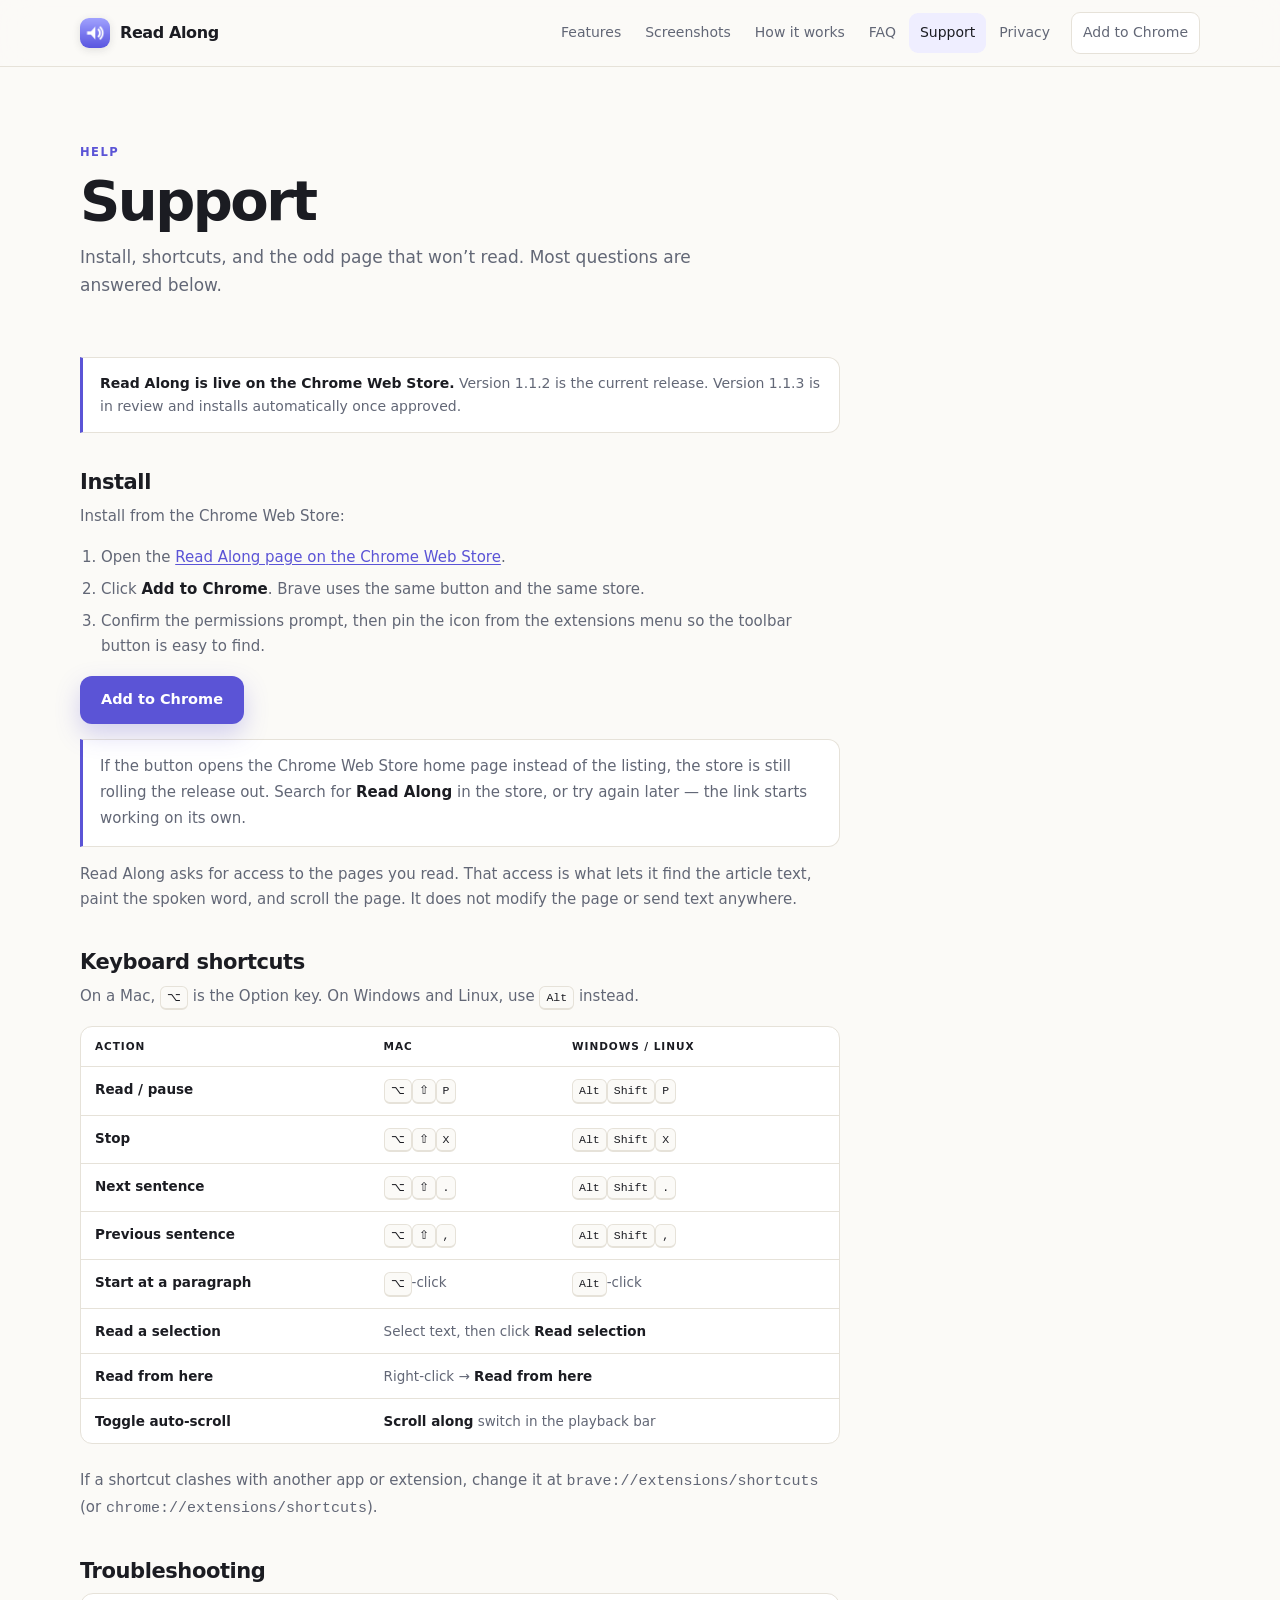
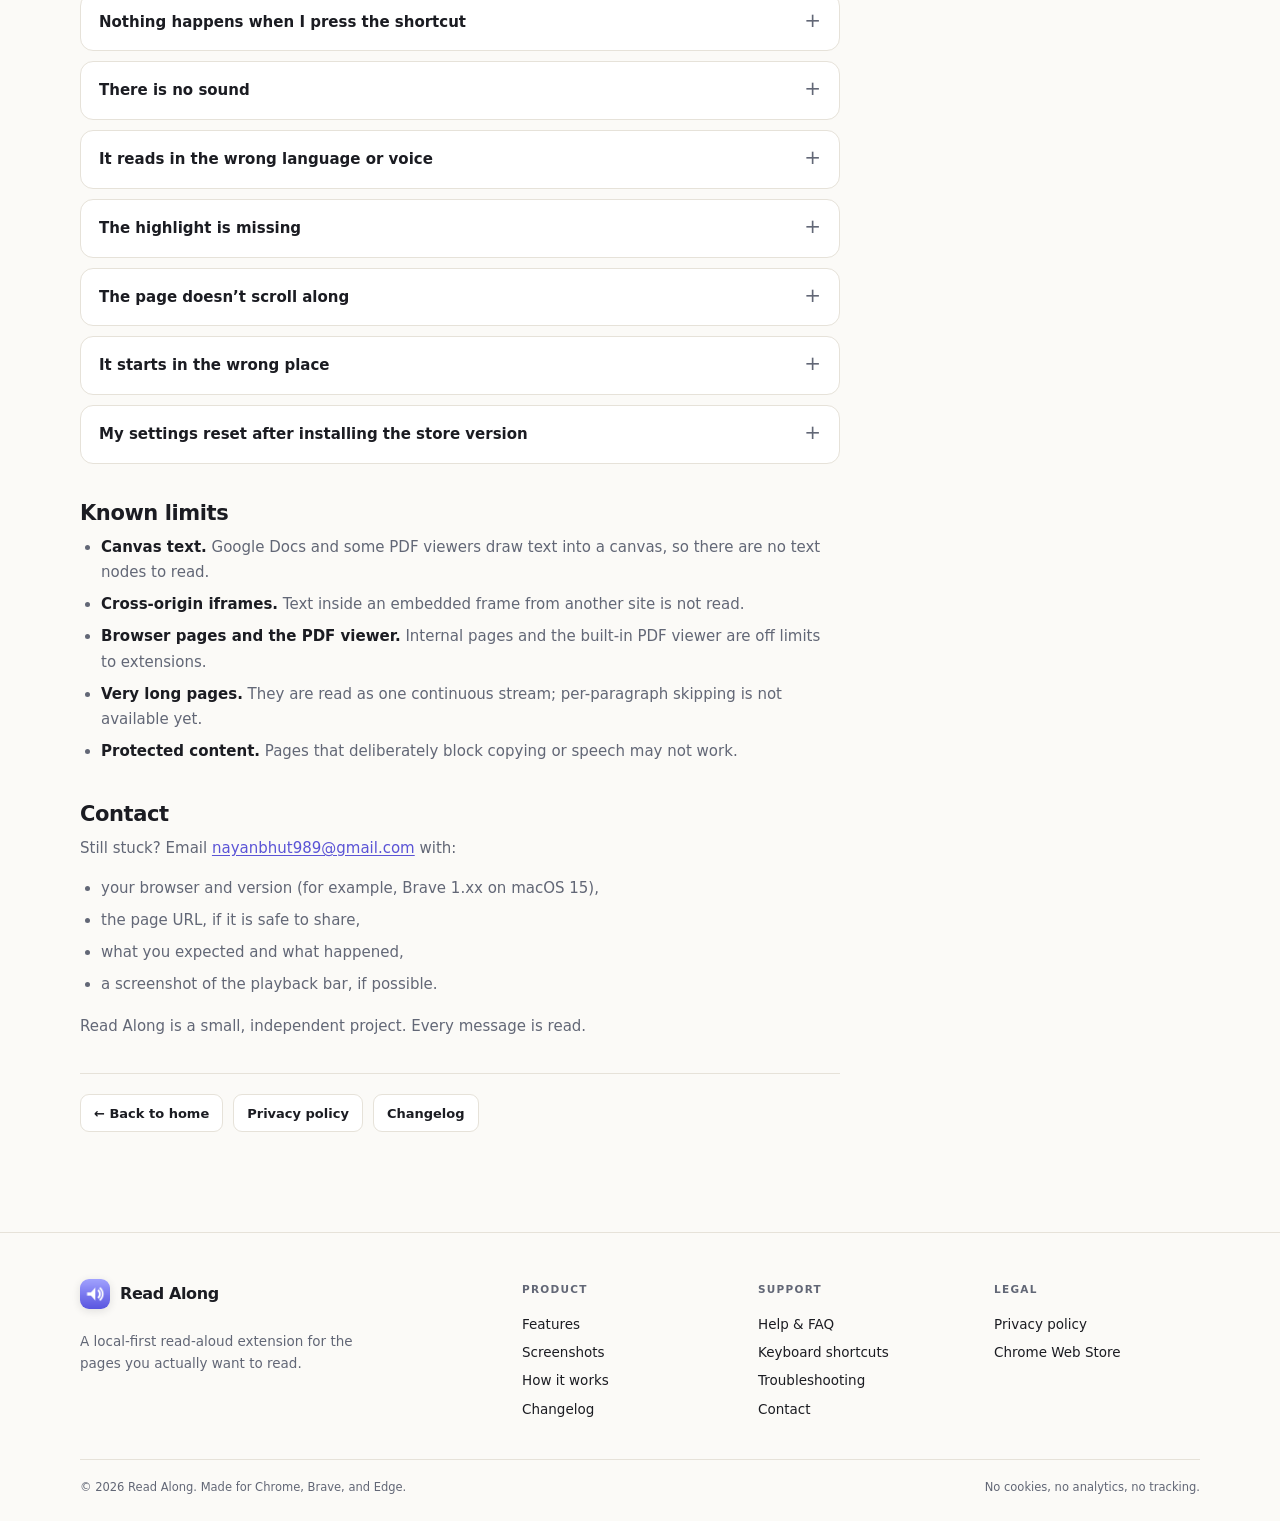
<file: support.html>
<!doctype html>
<html lang="en">
<head>
<meta charset="utf-8">
<meta name="viewport" content="width=device-width, initial-scale=1">
<title>Support — Read Along</title>
<meta name="description" content="Install Read Along, learn the shortcuts, and fix the usual read-aloud problems.">
<link rel="canonical" href="https://nayanbhut.github.io/read-along-site/support.html">
<meta property="og:type" content="website">
<meta property="og:title" content="Support — Read Along">
<meta property="og:description" content="Install Read Along, learn the shortcuts, and fix the usual read-aloud problems.">
<meta property="og:url" content="https://nayanbhut.github.io/read-along-site/support.html">
<meta name="theme-color" content="#fbfaf7" media="(prefers-color-scheme: light)">
<meta name="theme-color" content="#0e0f14" media="(prefers-color-scheme: dark)">
<link rel="icon" type="image/png" href="assets/icon-128.png">
<link rel="stylesheet" href="assets/styles.css">
</head>
<body>
<a class="skip" href="#main">Skip to content</a>

<header class="site-header">
  <div class="container nav">
    <a class="brand" href="index.html" aria-label="Read Along home">
      <img src="assets/icon-128.png" width="30" height="30" alt="">
      Read Along
    </a>
    <button class="nav-toggle" type="button" aria-label="Open menu" aria-controls="site-nav" aria-expanded="false">
      <svg width="18" height="18" viewBox="0 0 24 24" fill="none" stroke="currentColor" stroke-width="2" stroke-linecap="round" aria-hidden="true"><path d="M4 7h16M4 12h16M4 17h16"/></svg>
    </button>
    <nav class="nav-links" id="site-nav" aria-label="Primary">
      <a href="index.html#features">Features</a>
      <a href="index.html#screenshots">Screenshots</a>
      <a href="index.html#how">How it works</a>
      <a href="index.html#faq">FAQ</a>
      <a href="support.html" aria-current="page">Support</a>
      <a href="privacy.html">Privacy</a>
      <a class="nav-cta" href="https://chromewebstore.google.com/detail/read-along/daidbadgjkeambnjhaafphcbjcpngf">Add to Chrome</a>
    </nav>
  </div>
</header>

<main id="main">
  <div class="container page-hero">
    <p class="kicker">Help</p>
    <h1>Support</h1>
    <p class="lead">Install, shortcuts, and the odd page that won’t read. Most questions are answered below.</p>
  </div>

  <div class="container">
    <article class="prose">
      <div class="note"><strong>Read Along is live on the Chrome Web Store.</strong> Version 1.1.2 is the current release. Version 1.1.3 is in review and installs automatically once approved.</div>

      <h2 id="install">Install</h2>
      <p>Install from the Chrome Web Store:</p>
      <ol>
        <li>Open the <a href="https://chromewebstore.google.com/detail/read-along/daidbadgjkeambnjhaafphcbjcpngf">Read Along page on the Chrome Web Store</a>.</li>
        <li>Click <strong>Add to Chrome</strong>. Brave uses the same button and the same store.</li>
        <li>Confirm the permissions prompt, then pin the icon from the extensions menu so the toolbar button is easy to find.</li>
      </ol>
      <p><a class="button button-primary" href="https://chromewebstore.google.com/detail/read-along/daidbadgjkeambnjhaafphcbjcpngf">Add to Chrome</a></p>
      <p class="note">If the button opens the Chrome Web Store home page instead of the listing, the store is still rolling the release out. Search for <strong>Read Along</strong> in the store, or try again later — the link starts working on its own.</p>
      <p>Read Along asks for access to the pages you read. That access is what lets it find the article text, paint the spoken word, and scroll the page. It does not modify the page or send text anywhere.</p>

      <h2 id="shortcuts">Keyboard shortcuts</h2>
      <p>On a Mac, <kbd>⌥</kbd> is the Option key. On Windows and Linux, use <kbd>Alt</kbd> instead.</p>
      <div class="table-wrap">
        <table>
          <thead>
            <tr><th>Action</th><th>Mac</th><th>Windows / Linux</th></tr>
          </thead>
          <tbody>
            <tr><td>Read / pause</td><td><kbd>⌥</kbd><kbd>⇧</kbd><kbd>P</kbd></td><td><kbd>Alt</kbd><kbd>Shift</kbd><kbd>P</kbd></td></tr>
            <tr><td>Stop</td><td><kbd>⌥</kbd><kbd>⇧</kbd><kbd>X</kbd></td><td><kbd>Alt</kbd><kbd>Shift</kbd><kbd>X</kbd></td></tr>
            <tr><td>Next sentence</td><td><kbd>⌥</kbd><kbd>⇧</kbd><kbd>.</kbd></td><td><kbd>Alt</kbd><kbd>Shift</kbd><kbd>.</kbd></td></tr>
            <tr><td>Previous sentence</td><td><kbd>⌥</kbd><kbd>⇧</kbd><kbd>,</kbd></td><td><kbd>Alt</kbd><kbd>Shift</kbd><kbd>,</kbd></td></tr>
            <tr><td>Start at a paragraph</td><td><kbd>⌥</kbd>-click</td><td><kbd>Alt</kbd>-click</td></tr>
            <tr><td>Read a selection</td><td colspan="2">Select text, then click <strong>Read selection</strong></td></tr>
            <tr><td>Read from here</td><td colspan="2">Right-click → <strong>Read from here</strong></td></tr>
            <tr><td>Toggle auto-scroll</td><td colspan="2"><strong>Scroll along</strong> switch in the playback bar</td></tr>
          </tbody>
        </table>
      </div>
      <p>If a shortcut clashes with another app or extension, change it at <code>brave://extensions/shortcuts</code> (or <code>chrome://extensions/shortcuts</code>).</p>

      <h2 id="troubleshooting">Troubleshooting</h2>
      <div class="faq">
        <details>
          <summary>Nothing happens when I press the shortcut</summary>
          <p>First check that the page is a normal web page. Browser pages (<code>brave://</code>, <code>chrome://</code>, <code>edge://</code>), the built-in PDF viewer, and pages that draw text into a canvas — including Google Docs — cannot be read.</p>
          <p>If the page is normal, make sure Read Along is enabled in the extensions menu, then reload the page. Another app may also be using the same shortcut; change it at the shortcuts page linked above.</p>
        </details>
        <details>
          <summary>There is no sound</summary>
          <p>Check the system volume and output device first. Then open the voice menu in the playback bar and pick a different voice. Some system voices are listed but not actually downloaded; install or download the voice in your operating system’s speech settings, then reload the page.</p>
        </details>
        <details>
          <summary>It reads in the wrong language or voice</summary>
          <p><strong>Auto</strong> uses the page’s detected language and picks a matching installed voice. If the page is tagged incorrectly, pick a voice manually from the bar. For a language with no installed voice, add one in your system settings first.</p>
        </details>
        <details>
          <summary>The highlight is missing</summary>
          <p>Highlighting uses the CSS Custom Highlight API, which is available in current Brave, Chrome, and Edge. If the highlight is missing on one particular site, the page may use shadow DOM or draw its text unusually. Try a regular article to confirm the extension is working, then send the URL so it can be investigated.</p>
        </details>
        <details>
          <summary>The page doesn’t scroll along</summary>
          <p>Auto-scroll only moves a page that actually has somewhere to scroll. If the whole article fits on screen, there is nothing to do. If you scroll manually, auto-scroll pauses for a few seconds instead of fighting you. Check the <strong>Scroll along</strong> switch in the bar, and make sure the reading pane — not just the outer window — is the thing that scrolls.</p>
        </details>
        <details>
          <summary>It starts in the wrong place</summary>
          <p>Read Along prefers the main article and ignores navigation, sidebars, and footers. On a cluttered page, start exactly where you want with <kbd>⌥</kbd>-click, a selection, or <strong>Read from here</strong> in the right-click menu.</p>
        </details>
        <details>
          <summary>My settings reset after installing the store version</summary>
          <p>If you previously used an unpacked development build, the store version has a different extension ID, so preferences start fresh once. Set your speed and voice again and they will be remembered.</p>
        </details>
      </div>

      <h2 id="limits">Known limits</h2>
      <ul>
        <li><strong>Canvas text.</strong> Google Docs and some PDF viewers draw text into a canvas, so there are no text nodes to read.</li>
        <li><strong>Cross-origin iframes.</strong> Text inside an embedded frame from another site is not read.</li>
        <li><strong>Browser pages and the PDF viewer.</strong> Internal pages and the built-in PDF viewer are off limits to extensions.</li>
        <li><strong>Very long pages.</strong> They are read as one continuous stream; per-paragraph skipping is not available yet.</li>
        <li><strong>Protected content.</strong> Pages that deliberately block copying or speech may not work.</li>
      </ul>

      <h2 id="contact">Contact</h2>
      <p>Still stuck? Email <a href="mailto:nayanbhut989@gmail.com">nayanbhut989@gmail.com</a> with:</p>
      <ul>
        <li>your browser and version (for example, Brave 1.xx on macOS 15),</li>
        <li>the page URL, if it is safe to share,</li>
        <li>what you expected and what happened,</li>
        <li>a screenshot of the playback bar, if possible.</li>
      </ul>
      <p>Read Along is a small, independent project. Every message is read.</p>

      <div class="page-nav">
        <a href="index.html">← Back to home</a>
        <a href="privacy.html">Privacy policy</a>
        <a href="changelog.html">Changelog</a>
      </div>
    </article>
  </div>
</main>

<footer class="site-footer">
  <div class="container">
    <div class="footer-grid">
      <div class="footer-brand">
        <a class="brand" href="index.html">
          <img src="assets/icon-128.png" width="30" height="30" alt="">
          Read Along
        </a>
        <p>A local-first read-aloud extension for the pages you actually want to read.</p>
      </div>
      <div class="footer-col">
        <h3>Product</h3>
        <a href="index.html#features">Features</a>
        <a href="index.html#screenshots">Screenshots</a>
        <a href="index.html#how">How it works</a>
        <a href="changelog.html">Changelog</a>
      </div>
      <div class="footer-col">
        <h3>Support</h3>
        <a href="support.html">Help &amp; FAQ</a>
        <a href="support.html#shortcuts">Keyboard shortcuts</a>
        <a href="support.html#troubleshooting">Troubleshooting</a>
        <a href="mailto:nayanbhut989@gmail.com">Contact</a>
      </div>
      <div class="footer-col">
        <h3>Legal</h3>
        <a href="privacy.html">Privacy policy</a>
        <a href="https://chromewebstore.google.com/detail/read-along/daidbadgjkeambnjhaafphcbjcpngf">Chrome Web Store</a>
      </div>
    </div>
    <div class="footer-bottom">
      <span>© <span data-year>2026</span> Read Along. Made for Chrome, Brave, and Edge.</span>
      <span>No cookies, no analytics, no tracking.</span>
    </div>
  </div>
</footer>

<script src="assets/site.js" defer></script>
</body>
</html>
</file>
<file: assets/styles.css>
/* Read Along — public site
   Plain CSS. No build step, no external requests. */

:root {
  color-scheme: light dark;
  --bg: #fbfaf7;
  --bg-elev: #ffffff;
  --fg: #1b1c22;
  --muted: #626776;
  --line: #e6e2d9;
  --accent: #5b54d6;
  --accent-ink: #ffffff;
  --accent-soft: #efeeff;
  --warm: #f6f1e7;
  --ok: #2f7d61;
  --shadow: 0 22px 60px rgba(27, 28, 34, 0.13);
  --radius: 18px;
  --max: 1120px;
  --read: 760px;
  --font: -apple-system, BlinkMacSystemFont, "Segoe UI", system-ui, sans-serif;
  --mono: ui-monospace, SFMono-Regular, Menlo, Consolas, monospace;
}

@media (prefers-color-scheme: dark) {
  :root {
    --bg: #0e0f14;
    --bg-elev: #15161d;
    --fg: #e9eaf2;
    --muted: #9a9dae;
    --line: #262832;
    --accent: #a5a3ff;
    --accent-ink: #12121a;
    --accent-soft: #1d1c30;
    --warm: #17161d;
    --ok: #7ed0ac;
    --shadow: 0 24px 70px rgba(0, 0, 0, 0.45);
  }
}

*,
*::before,
*::after { box-sizing: border-box; }

html { scroll-behavior: smooth; }

body {
  margin: 0;
  background: var(--bg);
  color: var(--fg);
  font: 16px/1.65 var(--font);
  -webkit-font-smoothing: antialiased;
  text-rendering: optimizeLegibility;
}

img { max-width: 100%; height: auto; }

a { color: var(--accent); }

a:hover { text-decoration-thickness: 2px; }

:focus-visible {
  outline: 3px solid var(--accent);
  outline-offset: 3px;
  border-radius: 4px;
}

.skip {
  position: absolute;
  left: 16px;
  top: -100px;
  z-index: 100;
  padding: 10px 14px;
  border-radius: 10px;
  background: var(--fg);
  color: var(--bg);
  font-weight: 650;
  text-decoration: none;
}

.skip:focus { top: 16px; }

.container {
  width: min(var(--max), calc(100% - 48px));
  margin: 0 auto;
}

/* Header */

.site-header {
  position: sticky;
  top: 0;
  z-index: 40;
  border-bottom: 1px solid var(--line);
  background: color-mix(in srgb, var(--bg) 84%, transparent);
  -webkit-backdrop-filter: saturate(180%) blur(16px);
  backdrop-filter: saturate(180%) blur(16px);
}

.nav {
  display: flex;
  align-items: center;
  justify-content: space-between;
  gap: 24px;
  min-height: 66px;
}

.brand {
  display: inline-flex;
  align-items: center;
  gap: 10px;
  color: var(--fg);
  font-size: 16px;
  font-weight: 720;
  letter-spacing: -0.025em;
  text-decoration: none;
  white-space: nowrap;
}

.brand img {
  width: 30px;
  height: 30px;
  border-radius: 9px;
  box-shadow: 0 2px 8px rgba(27, 28, 34, 0.12);
}

.nav-links {
  display: flex;
  align-items: center;
  gap: 2px;
  margin-left: auto;
}

.nav-links a {
  padding: 8px 11px;
  border-radius: 9px;
  color: var(--muted);
  font-size: 14px;
  font-weight: 520;
  text-decoration: none;
  white-space: nowrap;
}

.nav-links a:hover,
.nav-links a[aria-current="page"] {
  background: var(--accent-soft);
  color: var(--fg);
}

.nav-cta {
  display: inline-flex;
  align-items: center;
  min-height: 38px;
  margin-left: 8px;
  padding: 0 14px;
  border: 1px solid var(--line);
  border-radius: 10px;
  background: var(--bg-elev);
  color: var(--fg);
  font-size: 13.5px;
  font-weight: 650;
  text-decoration: none;
}

.nav-cta:hover { border-color: var(--accent); color: var(--accent); }

.nav-toggle {
  display: none;
  width: 40px;
  height: 40px;
  padding: 0;
  border: 1px solid var(--line);
  border-radius: 10px;
  background: var(--bg-elev);
  color: var(--fg);
  cursor: pointer;
}

.nav-toggle svg { display: block; margin: auto; }

/* Hero */

.hero { padding: clamp(48px, 7vw, 92px) 0 clamp(36px, 5vw, 64px); }

.hero-grid {
  display: grid;
  grid-template-columns: minmax(0, 1.02fr) minmax(0, 0.98fr);
  gap: clamp(36px, 5vw, 70px);
  align-items: center;
}

.eyebrow {
  display: inline-flex;
  align-items: center;
  gap: 8px;
  padding: 6px 11px;
  border: 1px solid var(--line);
  border-radius: 999px;
  background: var(--bg-elev);
  color: var(--muted);
  font-size: 11.5px;
  font-weight: 700;
  letter-spacing: 0.09em;
  text-transform: uppercase;
}

.eyebrow .dot {
  width: 7px;
  height: 7px;
  border-radius: 50%;
  background: var(--ok);
  box-shadow: 0 0 0 3px color-mix(in srgb, var(--ok) 18%, transparent);
}

h1,
.hero h1 {
  margin: 18px 0 18px;
  font-size: clamp(42px, 5.6vw, 68px);
  font-weight: 760;
  line-height: 1.02;
  letter-spacing: -0.048em;
  text-wrap: balance;
}

.hero h1 em {
  color: var(--accent);
  font-style: normal;
}

.lead {
  max-width: 550px;
  margin: 0;
  color: var(--muted);
  font-size: clamp(17px, 1.9vw, 19.5px);
  line-height: 1.62;
  text-wrap: pretty;
}

.hero-actions {
  display: flex;
  flex-wrap: wrap;
  gap: 12px;
  margin-top: 30px;
}

.button {
  display: inline-flex;
  align-items: center;
  justify-content: center;
  gap: 9px;
  min-height: 48px;
  padding: 0 20px;
  border: 1px solid transparent;
  border-radius: 12px;
  font-size: 14.5px;
  font-weight: 680;
  line-height: 1.2;
  text-align: center;
  text-decoration: none;
  transition: transform 160ms ease, box-shadow 160ms ease, border-color 160ms ease;
}

.button:hover { transform: translateY(-1px); }

.button-primary {
  background: var(--accent);
  color: var(--accent-ink);
  box-shadow: 0 10px 24px color-mix(in srgb, var(--accent) 26%, transparent);
}

.button-primary:hover { box-shadow: 0 14px 30px color-mix(in srgb, var(--accent) 34%, transparent); }

.button-secondary {
  border-color: var(--line);
  background: var(--bg-elev);
  color: var(--fg);
}

.button-secondary:hover { border-color: var(--accent); }

.button.is-disabled,
.button[aria-disabled="true"] {
  cursor: default;
  opacity: 0.72;
  transform: none;
  box-shadow: none;
}

.hero-note {
  display: flex;
  flex-wrap: wrap;
  gap: 8px 16px;
  margin: 18px 0 0;
  padding: 0;
  color: var(--muted);
  font-size: 12.5px;
  list-style: none;
}

.hero-note li {
  display: inline-flex;
  align-items: center;
  gap: 6px;
}

.hero-note svg { color: var(--ok); flex: none; }

.hero-visual { position: relative; }

.shot-frame {
  overflow: hidden;
  border: 1px solid var(--line);
  border-radius: var(--radius);
  background: var(--bg-elev);
  box-shadow: var(--shadow);
}

.shot-bar {
  display: flex;
  align-items: center;
  gap: 6px;
  padding: 10px 13px;
  border-bottom: 1px solid var(--line);
  background: color-mix(in srgb, var(--bg) 55%, var(--bg-elev));
}

.shot-bar span {
  width: 9px;
  height: 9px;
  border-radius: 50%;
  background: var(--line);
}

.shot-bar .shot-url {
  flex: 1;
  height: 18px;
  margin-left: 8px;
  border: 1px solid var(--line);
  border-radius: 5px;
  background: var(--bg);
}

.shot-frame img { display: block; width: 100%; }

.hero-badge {
  position: absolute;
  left: -14px;
  bottom: 18px;
  display: inline-flex;
  align-items: center;
  gap: 8px;
  padding: 9px 13px;
  border: 1px solid var(--line);
  border-radius: 999px;
  background: var(--bg-elev);
  box-shadow: 0 10px 28px rgba(27, 28, 34, 0.12);
  color: var(--fg);
  font-size: 12.5px;
  font-weight: 620;
}

.hero-badge .pulse {
  width: 8px;
  height: 8px;
  border-radius: 50%;
  background: var(--accent);
  box-shadow: 0 0 0 4px var(--accent-soft);
}

.hero-caption {
  display: flex;
  justify-content: space-between;
  gap: 12px;
  margin: 12px 2px 0;
  color: var(--muted);
  font-size: 11.5px;
}

/* Sections */

.section { padding: clamp(58px, 8vw, 98px) 0; }

.section + .section { border-top: 1px solid var(--line); }

.section-head {
  max-width: 740px;
  margin-bottom: clamp(28px, 4vw, 44px);
}

.kicker {
  margin: 0 0 10px;
  color: var(--accent);
  font-size: 11.5px;
  font-weight: 760;
  letter-spacing: 0.13em;
  text-transform: uppercase;
}

h2 {
  margin: 0 0 12px;
  font-size: clamp(29px, 3.6vw, 42px);
  font-weight: 730;
  line-height: 1.08;
  letter-spacing: -0.038em;
  text-wrap: balance;
}

.section-head p {
  max-width: 620px;
  margin: 0;
  color: var(--muted);
  font-size: 16.5px;
  line-height: 1.65;
  text-wrap: pretty;
}

.feature-grid {
  display: grid;
  grid-template-columns: repeat(3, minmax(0, 1fr));
  gap: 14px;
}

.feature {
  padding: 22px;
  border: 1px solid var(--line);
  border-radius: 16px;
  background: var(--bg-elev);
}

.feature-icon {
  display: grid;
  place-items: center;
  width: 38px;
  height: 38px;
  margin-bottom: 15px;
  border-radius: 11px;
  background: var(--accent-soft);
  color: var(--accent);
}

.feature h3 {
  margin: 0 0 6px;
  font-size: 15.5px;
  font-weight: 680;
  letter-spacing: -0.012em;
}

.feature p {
  margin: 0;
  color: var(--muted);
  font-size: 14px;
  line-height: 1.62;
}

/* Screenshots */

.shot-grid {
  display: grid;
  grid-template-columns: repeat(3, minmax(0, 1fr));
  gap: 14px;
}

.shot-card {
  overflow: hidden;
  border: 1px solid var(--line);
  border-radius: 15px;
  background: var(--bg-elev);
}

.shot-card img {
  display: block;
  width: 100%;
  border-bottom: 1px solid var(--line);
}

.shot-caption {
  display: flex;
  align-items: baseline;
  justify-content: space-between;
  gap: 12px;
  padding: 12px 14px;
  color: var(--muted);
  font-size: 12.5px;
}

.shot-caption strong {
  color: var(--fg);
  font-weight: 620;
}

/* Privacy band */

.band {
  border-top: 1px solid var(--line);
  border-bottom: 1px solid var(--line);
  background: var(--warm);
}

.band-inner {
  display: grid;
  grid-template-columns: minmax(0, 1.05fr) minmax(0, 0.95fr);
  gap: clamp(28px, 5vw, 64px);
  align-items: center;
  padding: clamp(44px, 6vw, 74px) 0;
}

.band h2 { margin-top: 0; }

.band p {
  margin: 0 0 18px;
  color: var(--muted);
  font-size: 16px;
  text-wrap: pretty;
}

.checklist {
  display: grid;
  gap: 11px;
  margin: 0;
  padding: 0;
  list-style: none;
}

.checklist li {
  display: flex;
  align-items: flex-start;
  gap: 10px;
  font-size: 14.5px;
  line-height: 1.55;
}

.checklist svg {
  flex: none;
  margin-top: 2px;
  color: var(--ok);
}

.text-link {
  display: inline-flex;
  align-items: center;
  gap: 6px;
  font-size: 14px;
  font-weight: 650;
  text-decoration: none;
}

.text-link:hover { text-decoration: underline; }

/* Steps */

.steps {
  display: grid;
  grid-template-columns: repeat(3, minmax(0, 1fr));
  gap: 14px;
  counter-reset: step;
}

.step {
  position: relative;
  padding: 24px 22px 22px;
  border: 1px solid var(--line);
  border-radius: 16px;
  background: var(--bg-elev);
  counter-increment: step;
}

.step::before {
  content: "0" counter(step);
  display: block;
  margin-bottom: 14px;
  color: var(--accent);
  font: 700 12px/1 var(--mono);
  letter-spacing: 0.08em;
}

.step h3 {
  margin: 0 0 6px;
  font-size: 15.5px;
  letter-spacing: -0.012em;
}

.step p {
  margin: 0;
  color: var(--muted);
  font-size: 14px;
  line-height: 1.62;
}

kbd {
  display: inline-block;
  padding: 2px 6px;
  border: 1px solid var(--line);
  border-bottom-width: 2px;
  border-radius: 6px;
  background: var(--bg);
  color: var(--fg);
  font: 11.5px/1.5 var(--mono);
  white-space: nowrap;
}

/* FAQ */

.faq {
  display: grid;
  gap: 10px;
  max-width: 850px;
}

.faq details {
  padding: 16px 18px;
  border: 1px solid var(--line);
  border-radius: 13px;
  background: var(--bg-elev);
}

.faq summary {
  display: flex;
  align-items: baseline;
  justify-content: space-between;
  gap: 16px;
  cursor: pointer;
  font-size: 15px;
  font-weight: 620;
  list-style: none;
}

.faq summary::-webkit-details-marker { display: none; }

.faq summary::after {
  content: "+";
  flex: none;
  color: var(--muted);
  font-size: 20px;
  font-weight: 400;
  line-height: 1;
}

.faq details[open] summary::after { content: "\2013"; }

.faq details p {
  margin: 11px 0 0;
  color: var(--muted);
  font-size: 14px;
  line-height: 1.68;
}

.faq details p + p { margin-top: 9px; }

/* Closing CTA */

.cta {
  padding: clamp(56px, 7vw, 86px) 0;
  border-top: 1px solid var(--line);
}

.cta-inner {
  display: flex;
  align-items: center;
  justify-content: space-between;
  gap: 28px;
  padding: clamp(28px, 4vw, 44px);
  border: 1px solid var(--line);
  border-radius: 22px;
  background:
    radial-gradient(110% 160% at 100% 0%, var(--accent-soft) 0%, transparent 58%),
    var(--bg-elev);
}

.cta h2 { margin: 0 0 8px; font-size: clamp(26px, 3vw, 36px); }

.cta p { margin: 0; color: var(--muted); font-size: 15px; }

.cta-actions { display: flex; flex-wrap: wrap; gap: 10px; flex: none; }

/* Footer */

.site-footer {
  border-top: 1px solid var(--line);
  padding: 46px 0 26px;
}

.footer-grid {
  display: grid;
  grid-template-columns: minmax(0, 1.5fr) repeat(3, minmax(0, 0.75fr));
  gap: 30px;
}

.footer-brand p {
  max-width: 300px;
  margin: 12px 0 0;
  color: var(--muted);
  font-size: 13.5px;
  line-height: 1.65;
}

.footer-col h3 {
  margin: 2px 0 11px;
  color: var(--muted);
  font-size: 10.5px;
  font-weight: 760;
  letter-spacing: 0.12em;
  text-transform: uppercase;
}

.footer-col a {
  display: block;
  padding: 3px 0;
  color: var(--fg);
  font-size: 13.5px;
  text-decoration: none;
}

.footer-col a:hover { color: var(--accent); }

.footer-bottom {
  display: flex;
  align-items: center;
  justify-content: space-between;
  gap: 16px;
  margin-top: 36px;
  padding-top: 18px;
  border-top: 1px solid var(--line);
  color: var(--muted);
  font-size: 11.5px;
}

/* Reading pages */

.page-hero { padding: clamp(48px, 6vw, 76px) 0 12px; }

.page-hero h1 {
  max-width: 850px;
  margin: 0 0 14px;
  font-size: clamp(36px, 4.7vw, 56px);
  font-weight: 750;
  line-height: 1.04;
  letter-spacing: -0.045em;
}

.page-hero .lead {
  max-width: 680px;
  font-size: 17px;
}

.prose {
  max-width: var(--read);
  padding: 24px 0 clamp(64px, 8vw, 100px);
}

.prose h2 {
  margin: 38px 0 10px;
  font-size: 21px;
  font-weight: 700;
  letter-spacing: -0.02em;
}

.prose h3 {
  margin: 26px 0 8px;
  font-size: 16px;
  font-weight: 680;
  letter-spacing: -0.01em;
}

.prose p,
.prose li {
  color: var(--muted);
  font-size: 15px;
  line-height: 1.72;
}

.prose p { margin: 0 0 15px; }

.prose ul,
.prose ol { margin: 0 0 16px; padding-left: 21px; }

.prose li { margin: 6px 0; }

.prose strong { color: var(--fg); font-weight: 650; }

.prose a { text-underline-offset: 2px; }

.prose hr {
  margin: 34px 0;
  border: 0;
  border-top: 1px solid var(--line);
}

.updated {
  margin: 0 0 28px;
  color: var(--muted);
  font-size: 12.5px;
}

.note {
  margin: 22px 0;
  padding: 14px 17px;
  border: 1px solid var(--line);
  border-left: 3px solid var(--accent);
  border-radius: 0 12px 12px 0;
  background: var(--bg-elev);
  color: var(--muted);
  font-size: 14px;
  line-height: 1.65;
}

.note strong { color: var(--fg); }

.table-wrap {
  overflow-x: auto;
  margin: 16px 0 24px;
  border: 1px solid var(--line);
  border-radius: 12px;
  background: var(--bg-elev);
}

table {
  width: 100%;
  border-collapse: collapse;
  font-size: 13.5px;
}

th,
td {
  padding: 11px 14px;
  border-bottom: 1px solid var(--line);
  text-align: left;
  vertical-align: top;
}

th {
  color: var(--fg);
  font-size: 10.5px;
  font-weight: 760;
  letter-spacing: 0.09em;
  text-transform: uppercase;
}

td { color: var(--muted); }

tr:last-child td { border-bottom: 0; }

td:first-child { color: var(--fg); font-weight: 560; white-space: nowrap; }

.page-nav {
  display: flex;
  flex-wrap: wrap;
  gap: 10px;
  margin-top: 34px;
  padding-top: 20px;
  border-top: 1px solid var(--line);
}

.page-nav a {
  display: inline-flex;
  align-items: center;
  min-height: 38px;
  padding: 0 13px;
  border: 1px solid var(--line);
  border-radius: 9px;
  background: var(--bg-elev);
  color: var(--fg);
  font-size: 13px;
  font-weight: 600;
  text-decoration: none;
}

.page-nav a:hover { border-color: var(--accent); color: var(--accent); }

/* 404 */

.center-page {
  display: grid;
  place-items: center;
  min-height: calc(100vh - 66px);
  padding: 60px 0;
  text-align: center;
}

.center-page .code {
  margin: 0 0 8px;
  color: var(--accent);
  font: 700 12px/1 var(--mono);
  letter-spacing: 0.16em;
}

.center-page h1 { margin: 0 0 12px; font-size: clamp(34px, 5vw, 54px); }

.center-page p { max-width: 460px; margin: 0 auto 24px; color: var(--muted); }

/* Responsive */

@media (max-width: 940px) {
  .hero-grid,
  .band-inner { grid-template-columns: 1fr; }

  .hero-visual { max-width: 720px; }

  .hero { padding-top: 42px; }

  .feature-grid { grid-template-columns: repeat(2, minmax(0, 1fr)); }

  .shot-grid { grid-template-columns: 1fr; }

  .shot-card { display: grid; grid-template-columns: 1.2fr 0.8fr; align-items: center; }

  .shot-card img { border-right: 1px solid var(--line); border-bottom: 0; }

  .shot-caption { display: block; padding: 16px; }

  .shot-caption strong { display: block; margin-bottom: 3px; }

  .steps { grid-template-columns: 1fr; }

  .footer-grid { grid-template-columns: 1fr 1fr; }

  .cta-inner { flex-direction: column; align-items: flex-start; }

  .nav-links {
    position: absolute;
    top: 66px;
    left: 24px;
    right: 24px;
    display: none;
    flex-direction: column;
    align-items: stretch;
    gap: 2px;
    padding: 10px;
    border: 1px solid var(--line);
    border-radius: 14px;
    background: var(--bg-elev);
    box-shadow: 0 18px 50px rgba(27, 28, 34, 0.16);
  }

  .nav-links.is-open { display: flex; }

  .nav-links a { padding: 11px 12px; font-size: 14px; }

  .nav-cta { margin: 4px 0 0; justify-content: center; }

  .nav-toggle { display: inline-flex; align-items: center; justify-content: center; }
}

@media (max-width: 620px) {
  .container { width: min(var(--max), calc(100% - 36px)); }

  h1,
  .hero h1 { font-size: clamp(38px, 11.5vw, 52px); }

  .hero { padding-top: 34px; }

  .hero-actions .button { width: 100%; }

  .feature-grid { grid-template-columns: 1fr; }

  .shot-card { display: block; }

  .shot-card img { border-right: 0; border-bottom: 1px solid var(--line); }

  .hero-badge { left: 10px; bottom: 10px; }

  .footer-grid { grid-template-columns: 1fr; gap: 24px; }

  .footer-bottom { flex-direction: column; align-items: flex-start; }

  .cta-actions { width: 100%; }

  .cta-actions .button { width: 100%; }

  .page-hero h1 { font-size: clamp(34px, 10vw, 44px); }
}

@media (prefers-reduced-motion: reduce) {
  html { scroll-behavior: auto; }

  *,
  *::before,
  *::after {
    transition-duration: 0.01ms !important;
    animation-duration: 0.01ms !important;
    animation-iteration-count: 1 !important;
  }
}

@media print {
  .site-header,
  .site-footer,
  .page-nav,
  .cta { display: none; }

  body { background: #fff; color: #000; }

  .prose { max-width: none; }

  .prose p,
  .prose li { color: #222; }
}
</file>
